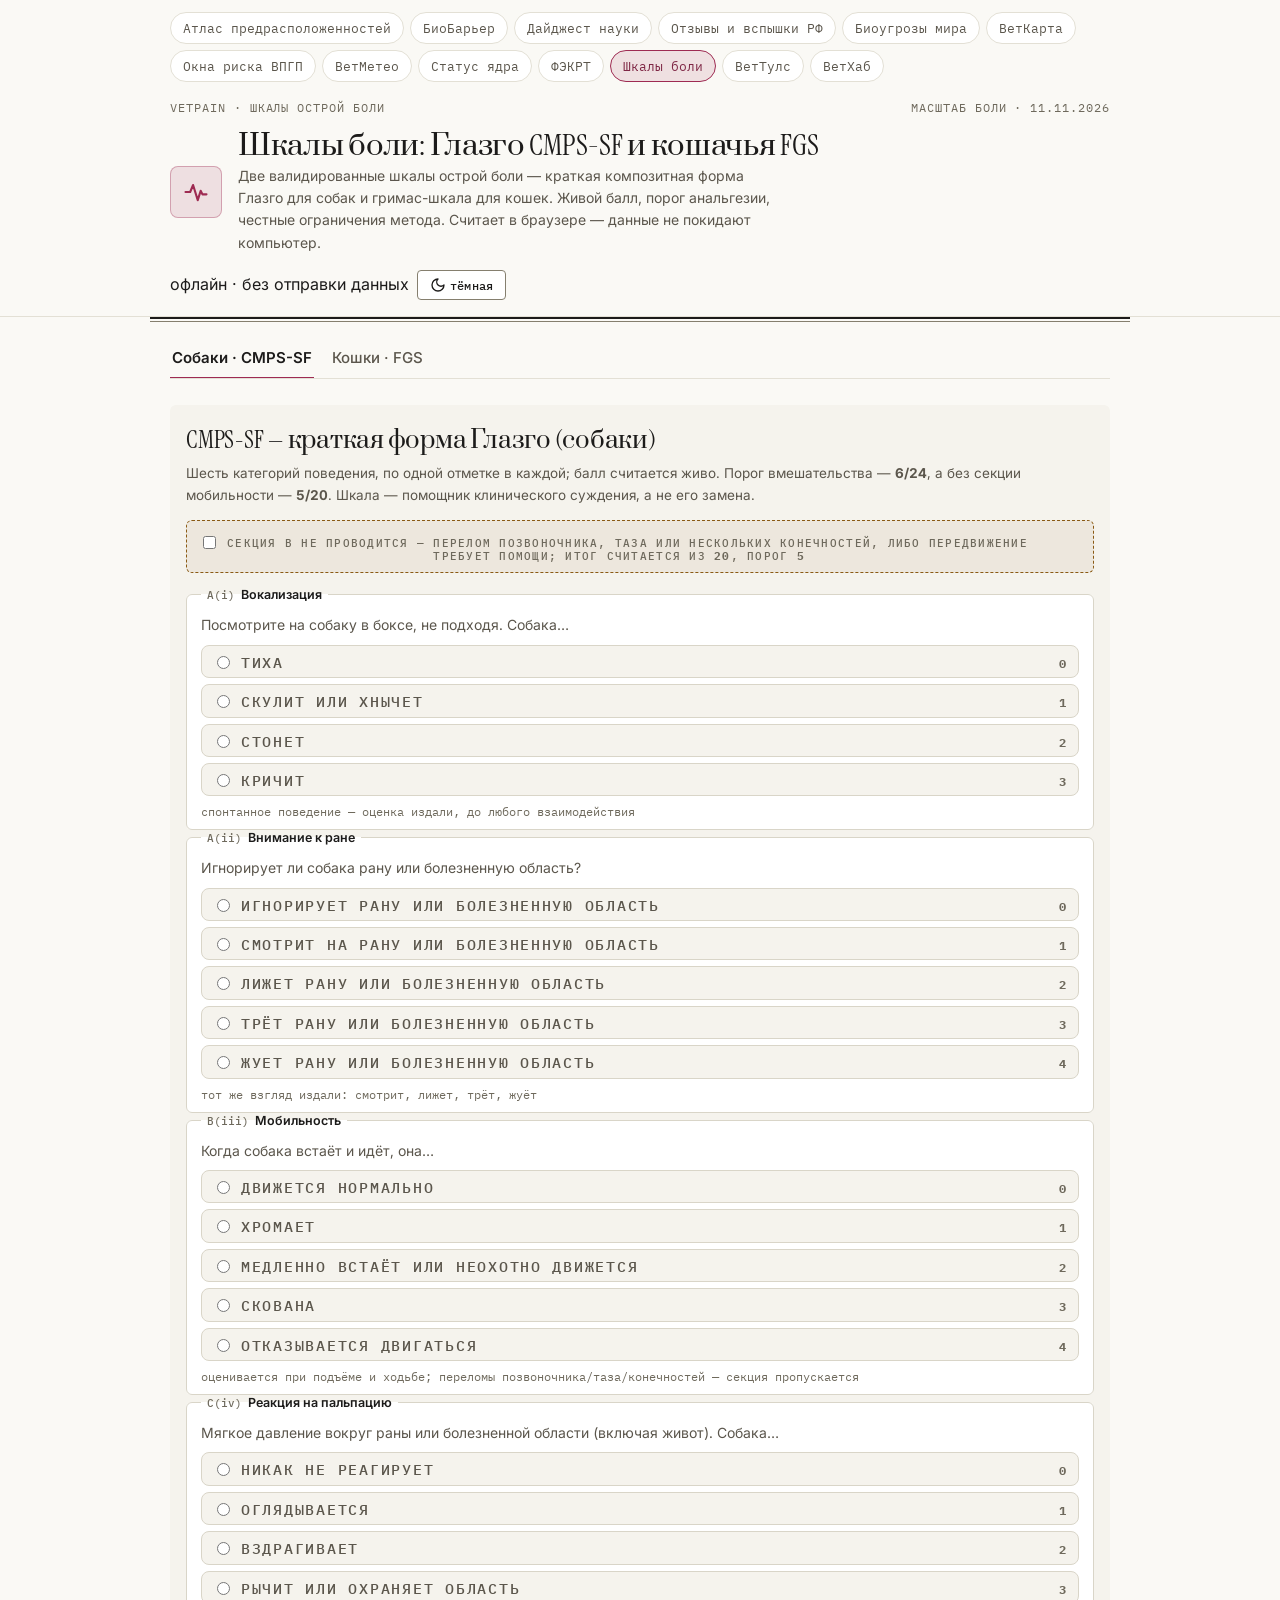
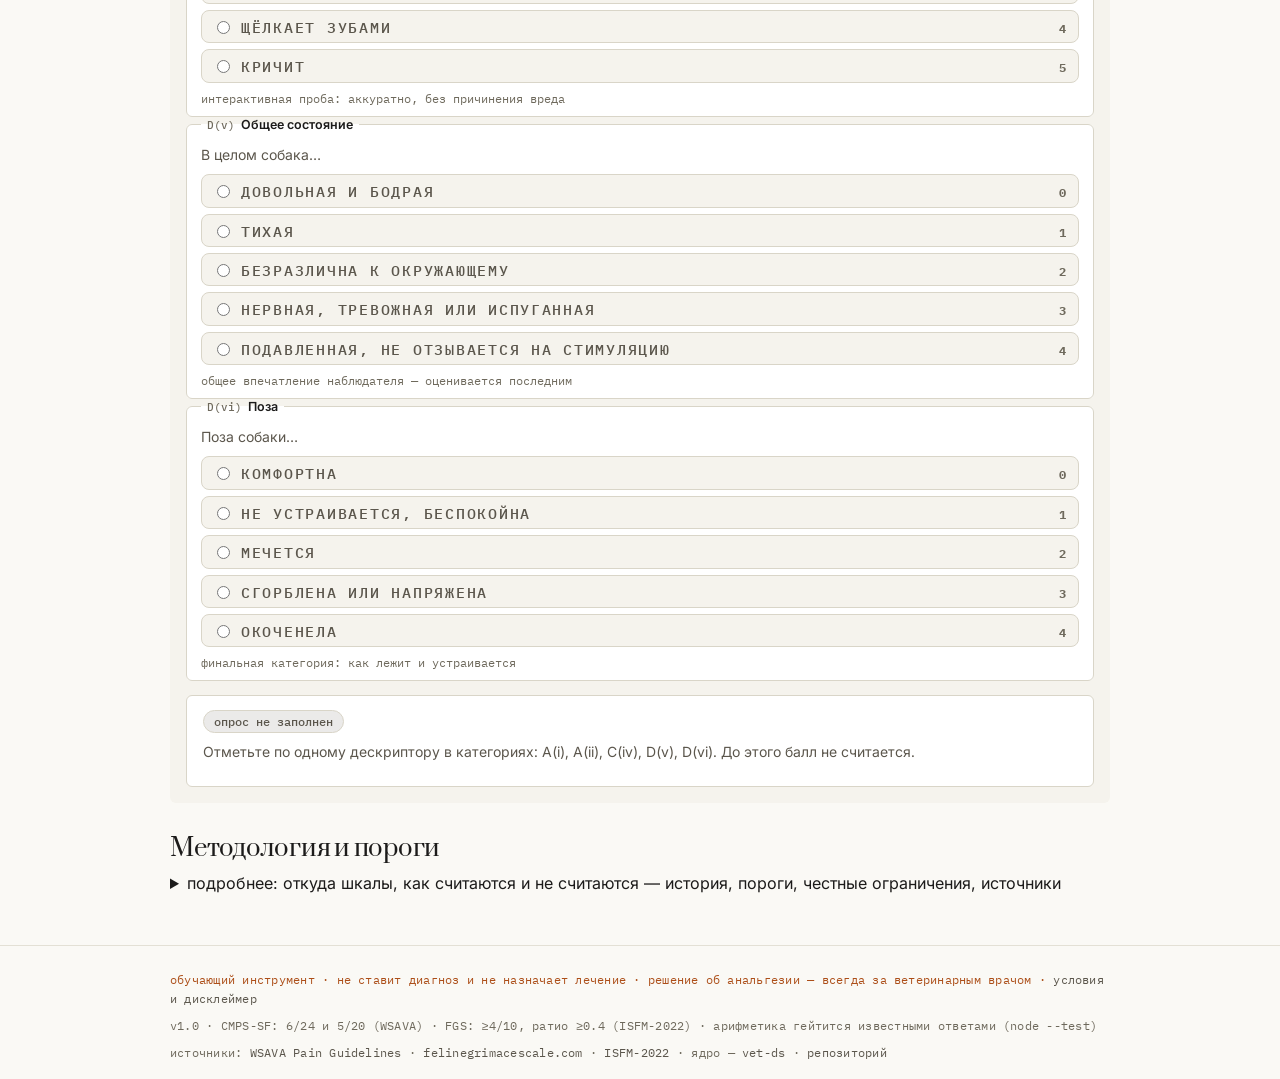
<file: index.html>
<!doctype html>
<html lang="ru">
<head>
<meta charset="utf-8">
<meta name="viewport" content="width=device-width, initial-scale=1">
<title>Шкалы боли — CMPS-SF (Глазго) и кошачья гримас-шкала FGS</title>
<meta name="description" content="Интерактивные шкалы острой боли: CMPS-SF Глазго для собак (порог вмешательства 6/24 или 5/20) и гримас-шкала FGS для кошек (порог ≥4/10). Живой балл, инструкция по частоте оценки, честные ограничения. Считает в браузере — данные не покидают устройство.">
<meta property="og:title" content="Шкалы боли — CMPS-SF и FGS">
<meta property="og:description" content="Краткая форма Глазго (собаки): 6 категорий, порог анальгезии 6/24. Гримас-шкала FGS (кошки): 5 юнитов мимики, порог ≥4/10 с ратио-нормализацией.">
<meta property="og:type" content="website">
<meta property="og:url" content="https://shray77.github.io/vetpain-site/">
<meta name="twitter:card" content="summary">
<link rel="canonical" href="https://shray77.github.io/vetpain-site/">
<link rel="icon" href="data:image/svg+xml,<svg xmlns='http://www.w3.org/2000/svg' viewBox='0 0 100 100'><rect x='8' y='8' width='84' height='84' rx='22' fill='%239E2B52'/><path d='M18 52h18l6-16 10 32 8-24 6 8h16' fill='none' stroke='%23FDF3F7' stroke-width='7' stroke-linecap='round' stroke-linejoin='round'/></svg>">
<link rel="stylesheet" href="./vet-ds.css">
<link rel="stylesheet" href="./fonts.css">
<script>(function(){try{if(localStorage.getItem("vetds-theme")==="dark")document.documentElement.setAttribute("data-theme","dark")}catch(e){}})();</script>
<style>
  /* Ядро — vet-ds v2.5.2 (копия из репо экосистемы, синкер sync.py) +
     вендоренные шрифты (./fonts.css, канон экосистемы: без CDN).
     Ниже — характер витрины «Шкалы боли»: малиновый голос (тёплая
     а аналитическая малина — цвет боли и внимательности к ней) + локальные
     алиасы: вёрстка читает токены ДС, значения не дублируются. */
  :root {
    --ds-accent: #9E2B52; --ds-accent-strong: #7E2140; --ds-accent-ink: #FDF3F7;
    --bg: var(--ds-bg); --surface: var(--ds-surface); --surface2: var(--ds-surface2);
    --border: var(--ds-border); --text: var(--ds-text); --muted: var(--ds-muted);
    --faint: var(--ds-faint); --accent: var(--ds-accent);
    --red: var(--ds-red); --orange: var(--ds-orange); --amber: var(--ds-amber);
    --green: var(--ds-green); --blue: var(--ds-blue); --violet: var(--ds-violet);
    --mono: var(--ds-font-mono);
    --accent-dim: color-mix(in srgb, var(--accent) 10%, transparent);
    --accent-line: color-mix(in srgb, var(--accent) 38%, transparent);
  }
  [data-theme="dark"] { --ds-accent: #F2A7C3; --ds-accent-strong: #F7C1D6; --ds-accent-ink: #2A1017; }
  [data-theme="form"] { --ds-accent: #9E2B52; --ds-accent-strong: #7E2140; --ds-accent-ink: #FDF3F7; }
  section.ps[data-theme="form"] {
    --bg: var(--ds-bg); --surface: var(--ds-surface); --surface2: var(--ds-surface2);
    --border: var(--ds-border); --text: var(--ds-text); --muted: var(--ds-muted); --faint: var(--ds-faint);
    --accent: var(--ds-accent); --red: var(--ds-red); --orange: var(--ds-orange); --amber: var(--ds-amber);
    --green: var(--ds-green); --blue: var(--ds-blue); --violet: var(--ds-violet);
  }
  * { box-sizing: border-box; }
  :focus-visible { outline: 2px solid var(--accent); outline-offset: 2px; }
  body { background: var(--bg); color: var(--text); font: 16px/1.6 var(--ds-font-sans); margin: 0; }

  .wrap { max-width: 980px; margin: 0 auto; padding: 0 20px; }
  .ds-masthead-meta { margin-bottom: 12px; }
  .ds-hub { max-width: 980px; margin: 0 auto; padding: 12px 20px 0; }
  .ds-rule-double { max-width: 980px; margin: 0 auto; }
  .ds-footer--meta .wrap { display: flex; flex-direction: column; gap: var(--ds-space-2); }
  .ds-footer--meta .legal { color: var(--orange); }

  section.ps { margin: 26px 0 10px; }
  [data-theme="dark"] section.ps[data-theme="form"] {
    border: 1px solid #857F6E;            /* сепия-тушь формуляра (v2.3.3) */
    border-radius: var(--ds-radius);
    box-shadow: 0 12px 32px rgba(0,0,0,.45), 0 1px 2px rgba(0,0,0,.3);
    padding: 18px 20px 20px;
  }
  section.ps > h2, article.doc h2 { font-family: var(--ds-font-display); font-weight: 400; font-size: 24px; margin: 0 0 4px; letter-spacing: -.01em; }
  .sub { color: var(--muted); font-size: 13.5px; margin: 0 0 14px; }

  /* табы видов */
  .ps-tabs { margin: 18px 0 0; }
  .ps-hint { font: 11.5px var(--mono); color: var(--faint); }

  /* опросник */
  .ps-form { display: grid; grid-template-columns: minmax(0, 1fr); gap: 14px; }
  fieldset.ps-cat {
    border: 1px solid var(--border); border-radius: var(--ds-radius);
    padding: 12px 14px 10px; margin: 0; background: var(--surface);
  }
  fieldset.ps-cat[disabled] { opacity: .55; }
  fieldset.ps-cat legend { font: 600 12.5px var(--ds-font-sans); color: var(--text); padding: 0 6px; }
  fieldset.ps-cat legend .sec { font: 500 10.5px var(--mono); color: var(--faint); margin-right: 6px; }
  .ps-ask { margin: 0 0 8px; font-size: 14px; color: var(--muted); }
  .ps-opts { display: grid; gap: 6px; }
  label.opt {
    display: flex; align-items: baseline; gap: 8px; padding: 6px 10px;
    border: 1px solid var(--border); border-radius: 8px; background: var(--bg);
    font-size: 14.5px; color: var(--muted); cursor: pointer;
  }
  label.opt input { accent-color: var(--accent); flex: none; transform: translateY(1px); }
  label.opt:has(input:checked) { color: var(--text); border-color: var(--accent-line); background: var(--accent-dim); }
  label.opt .b { font: 600 12px var(--mono); color: var(--faint); flex: none; margin-left: auto; }
  label.opt:has(input:checked) .b { color: var(--accent); }
  label.opt.na { border-style: dashed; }
  .ps-cat .ps-hint { display: block; margin-top: 8px; }

  .ps-omit {
    display: flex; gap: 8px; align-items: baseline; padding: 10px 12px;
    border: 1px dashed var(--amber); border-radius: var(--ds-radius);
    background: color-mix(in srgb, var(--ds-amber) 7%, transparent);
    font-size: 13.5px; color: var(--muted); cursor: pointer;
  }
  .ps-omit input { accent-color: var(--amber); flex: none; transform: translateY(2px); }
  .ps-omit .ps-omit-t { white-space: nowrap; }

  /* результат */
  .ps-res { border: 1px solid var(--border); border-radius: var(--ds-radius); background: var(--surface); padding: 14px 16px; }
  .ps-res[hidden] { display: none; }
  .ps-res .verdict { font: 600 15px var(--ds-font-sans); margin: 0 0 8px; display: flex; gap: 10px; align-items: baseline; flex-wrap: wrap; }
  .pill { font: 500 12px var(--mono); border-radius: 999px; padding: 3px 10px; }
  .pill-ok { background: color-mix(in srgb, var(--green) 14%, transparent); color: var(--green); border: 1px solid color-mix(in srgb, var(--green) 45%, transparent); }
  .pill-warn { background: color-mix(in srgb, var(--red) 12%, transparent); color: var(--red); border: 1px solid color-mix(in srgb, var(--red) 45%, transparent); }
  .pill-idle { background: color-mix(in srgb, var(--muted) 12%, transparent); color: var(--muted); border: 1px solid var(--border); }
  .ps-meter { position: relative; height: 10px; border-radius: 999px; background: var(--surface2); margin: 10px 0 4px; overflow: hidden; }
  .ps-meter i { position: absolute; inset: 0 auto 0 0; background: var(--accent-line); border-radius: 999px; }
  .ps-meter b { position: absolute; top: -3px; bottom: -3px; width: 2px; background: var(--red); }
  .ps-stats { display: flex; gap: 18px; flex-wrap: wrap; font: 12px var(--mono); color: var(--faint); margin: 8px 0 4px; }
  .ps-stats b { color: var(--text); font-weight: 600; }
  .ps-do { margin: 10px 0 0; padding-left: 18px; color: var(--muted); font-size: 13.5px; }
  .ps-do li { margin: 3px 0; }
  .ps-warn { margin: 10px 0 0; font-size: 13.5px; color: var(--amber); border-top: 1px dashed var(--border); padding-top: 8px; }
  .ps-actions { display: flex; gap: 8px; flex-wrap: wrap; margin-top: 12px; }

  /* методология */
  article.doc .fx-formula {
    font: 500 15px/1.5 var(--mono); background: var(--surface); border: 1px solid var(--border);
    border-radius: var(--ds-radius); padding: 10px 14px; margin: 10px 0;
  }
  .tbl-scroll { overflow-x: auto; margin: 12px 0; }
  table.spec { border-collapse: collapse; width: 100%; font-size: 13.5px; }
  table.spec th { font: 600 12px var(--ds-font-sans); text-align: left; padding: 8px 10px; border-bottom: 2px solid var(--border); }
  table.spec td { padding: 8px 10px; border-bottom: 1px solid var(--border); vertical-align: top; }
  table.spec td.num { font-family: var(--mono); white-space: nowrap; }

  @media (max-width: 640px) {
    .ds-hub a { padding-block: 10px; }
    fieldset.ps-cat { padding: 10px 10px 8px; }
    label.opt { font-size: 13.5px; }
    footer { margin-top: 8px; padding: 6px 0 0; }
    .ds-footer--meta .wrap span:not(.legal) { display: none; }
    footer .legal { font-size: 9.5px; }
  }

  @media print {
    .ds-hub, .ps-tabs, .ds-masthead__side, .ps-actions, .theme-pill, .ps-hint, .ds-footer--meta .wrap span:not(.legal) { display: none !important; }
    body { font-size: 12px; }
    section.ps[data-theme="form"] { box-shadow: none; border: 1px solid #857F6E; }
    section.ps:not(.printable) { display: none; }
    .ps-res { break-inside: avoid; }
  }
</style>
</head>
<body>
<nav class="ds-hub">
  <a href="https://shray77.github.io/vetpredis-site/">Атлас предрасположенностей</a>
  <a href="https://shray77.github.io/biobarrier-site/">БиоБарьер</a>
  <a href="https://shray77.github.io/vetdigest-site/">Дайджест науки</a>
  <a href="https://shray77.github.io/vetrecall-site/">Отзывы и вспышки РФ</a>
  <a href="https://shray77.github.io/biothreat-site/">Биоугрозы мира</a>
  <a href="https://shray77.github.io/vet-heatmap/">ВетКарта</a>
  <a href="https://shray77.github.io/vetflu-site/">Окна риска ВПГП</a>
  <a href="https://shray77.github.io/vet-meteo/">ВетМетео</a>
  <a href="https://shray77.github.io/rss-core-site/">Статус ядра</a>
  <a href="https://shray77.github.io/vetfecrt-site/">ФЭКРТ</a>
  <a href="https://shray77.github.io/vetpain-site/" class="on" aria-current="page">Шкалы боли</a>
  <a href="https://shray77.github.io/vettools/">ВетТулс</a>
  <a href="https://shray77.github.io/vet-hub/">ВетХаб</a>
</nav>
<script>/* Task 195: активная пилюля — в кадре (хаб на телефоне одним рядом) */
(function(){var a=document.querySelector('.ds-hub a.on');if(a)a.scrollIntoView({block:'nearest',inline:'center'});})();</script>

<header class="ds-masthead">
  <div class="wrap">
    <div class="ds-masthead-meta"><span>vetpain · шкалы острой боли</span><span class="m-date">...</span></div>
  </div>
  <div class="wrap ds-masthead__row">
    <div class="ds-masthead__brand">
      <div class="ds-masthead__logo"><svg viewBox="0 0 24 24" width="28" height="28" fill="none" stroke="currentColor" stroke-width="1.8" stroke-linecap="round" stroke-linejoin="round" aria-hidden="true"><path d="M3 12h4l2.5-6 4 13 2.5-8 1.5 3H21"/></svg></div>
      <div>
        <h1 class="ds-masthead__title">Шкалы боли: Глазго CMPS-SF и кошачья FGS</h1>
        <p class="ds-masthead__sub">Две валидированные шкалы острой боли — краткая композитная форма Глазго для собак и гримас-шкала для кошек. Живой балл, порог анальгезии, честные ограничения метода. Считает в браузере — данные не покидают компьютер.</p>
      </div>
    </div>
    <div class="ds-masthead__side">
      <div class="live" id="meta"><span class="dot ok"></span><span>офлайн · без отправки данных</span></div>
      <button class="ds-btn ds-btn--sm ds-theme-toggle ds-theme-toggle--labeled theme-pill" id="themeToggle" aria-label="Переключить тему" title="Переключить тему">
        <svg class="ds-theme-toggle__sun" viewBox="0 0 24 24" width="16" height="16" fill="none" stroke="currentColor" stroke-width="2" stroke-linecap="round" aria-hidden="true"><circle cx="12" cy="12" r="4"/><path d="M12 2v2m0 16v2M4.9 4.9l1.4 1.4m11.4 11.4 1.4 1.4M2 12h2m16 0h2M4.9 19.1l1.4-1.4m11.4-11.4 1.4-1.4"/></svg>
        <svg class="ds-theme-toggle__moon" viewBox="0 0 24 24" width="16" height="16" fill="none" stroke="currentColor" stroke-width="2" stroke-linecap="round" stroke-linejoin="round" aria-hidden="true"><path d="M12 3a6 6 0 0 0 9 9 9 9 0 1 1-9-9Z"/></svg>
        <span class="ds-theme-toggle__label" aria-hidden="true"></span>
      </button>
    </div>
  </div>
</header>
<div class="ds-rule-double"></div>

<main class="wrap">

  <div class="ds-tabs ps-tabs" role="tablist" aria-label="Вид пациента">
    <button class="ds-tab on" id="tabDog" role="tab" aria-selected="true" aria-controls="paneDog" type="button">Собаки · CMPS-SF</button>
    <button class="ds-tab" id="tabCat" role="tab" aria-selected="false" aria-controls="paneCat" type="button">Кошки · FGS</button>
  </div>

  <!-- ======================= СОБАКИ: CMPS-SF (голос B «Формуляр») ========= -->
  <section class="ps printable" id="paneDog" data-theme="form" role="tabpanel" aria-labelledby="tabDog">
    <h2>CMPS-SF — краткая форма Глазго (собаки)</h2>
    <p class="sub">Шесть категорий поведения, по одной отметке в каждой; балл считается живо. Порог вмешательства&nbsp;— <b>6/24</b>, а без секции мобильности&nbsp;— <b>5/20</b>. Шкала — помощник клинического суждения, а не его замена.</p>

    <div class="ps-form" id="dogForm">
      <label class="ps-omit" for="omitMobility"><input type="checkbox" id="omitMobility"><span class="ps-omit-t">секция B не проводится —</span> <span>перелом позвоночника, таза или нескольких конечностей, либо передвижение требует помощи; итог считается из <b>20</b>, порог <b>5</b></span></label>
      <div id="dogCats"></div>
      <div class="ps-res" id="dogRes" aria-live="polite"></div>
    </div>
  </section>

  <!-- ======================= КОШКИ: FGS (голос B «Формуляр») ============== -->
  <section class="ps printable" id="paneCat" data-theme="form" role="tabpanel" aria-labelledby="tabCat" hidden>
    <h2>FGS — гримас-шкала (кошки)</h2>
    <p class="sub">Пять юнитов мимики, каждый 0/1/2. Если юнит оценить нельзя — так и отметьте: итог нормализуется по оценённым (ISFM-2022). Порог спасительной анальгезии&nbsp;— <b>≥4/10</b>. Оценивайте спокойную кошку до манипуляций: страх и седация искажают мимику.</p>

    <div class="ps-form" id="catForm">
      <div id="catUnits"></div>
      <div class="ps-res" id="catRes" aria-live="polite"></div>
    </div>
  </section>

  <!-- ======================= МЕТОДОЛОГИЯ (голос A «Периодика») =========== -->
  <section class="ps" id="method">
    <h2>Методология и пороги</h2>
    <details class="fx-method">
      <summary>подробнее: откуда шкалы, как считаются и не считаются — история, пороги, честные ограничения, источники</summary>

      <article class="doc">
      <p class="ds-lede"><span class="ds-dropcap">Б</span>оль у животных не измеряется прибором — её считывают с поведения и мимики по валидированным шкалам. Здесь две из них, обе прошли психометрическую разработку и проверку согласия оценщиков: краткая композитная шкала Глазго для собак<span class="ds-fn" title="Holton et al. 2001; краткая форма — Reid et al. 2007">1</span> и кошачья гримас-шкала<span class="ds-fn" title="Evangelista et al. 2019, Sci Rep">7</span>.</p>

      <h2>CMPS-SF: как устроена</h2>
      <p>Полная шкала Глазго (CMPS) выросла из наблюдений за собаками после овариогистерэктомии; краткая форма (SF) сократила опрос до ~2 минут: <b>шесть категорий, 30 дескрипторов</b>, в каждой категории дескрипторы ранжированы по нарастанию боли, балл дескриптора — его ранг от нуля.<span class="ds-fn" title="Reid et al. 2007 — разработка CMPS-SF и вывод порога вмешательства">2</span> Секции A (вокализация, внимание к ране) — спонтанное поведение, смотрим издали; секция B (мобильность) — интерактивная; секция C (реакция на пальпацию) — единственная шестидескрипторная, до 5 баллов; секция D (состояние и поза) — общее впечатление, ставится последним.</p>
      <div class="fx-formula">балл = Σ рангов выбранных дескрипторов &nbsp;·&nbsp; максимум 24<br>без мобильности: максимум 20, порог 5 вместо 6</div>
      <p>Если движение противопоказано (переломы позвоночника, таза, нескольких конечностей), секцию B пропускают — сумма считается из 20, а порог вмешательства снижается до 5: так сделано в бланке, и так делает эта витрина.<span class="ds-fn" title="WSAVA Guidance for use of the CMPS-SF">3</span></p>

      <h2>Порог вмешательства и протокол оценки</h2>
      <p>Рекомендованный уровень анальгетического вмешательства — <b>6/24 или 5/20</b>. Достигли порога — анальгезия, пересмотр через ~1 час; ниже — мониторинг каждые 3–4 часа (и раньше, если процедура тяжёлая); в раннем послеоперационном периоде не чаще раза в час, чтобы не трясти пациента зря. Шкала валидирована для острой боли — хирургической, травматической, воспалительной; оценивайте только пришедшую в сознание и способную передвигаться без помощи собаку (обычно не раньше ~2 часов после экстубации).<span class="ds-fn" title="WSAVA Guidance + протокол клинического применения (Royal Canin Academy, 2021)">3,4</span></p>
      <div class="tbl-scroll">
      <table class="spec">
        <thead><tr><th>Шкала</th><th>Вид</th><th>Структура</th><th>Максимум</th><th>Порог вмешательства</th><th>Источник</th></tr></thead>
        <tbody>
          <tr><td><b>CMPS-SF</b></td><td>собаки, острая боль</td><td>6 категорий · 30 дескрипторов · ранги</td><td class="num"><em>24</em> (20 без B)</td><td class="num"><em>≥6/24 · ≥5/20</em></td><td>WSAVA<sup>3</sup>, Reid et&nbsp;al. 2007<sup>2</sup></td></tr>
          <tr><td><b>FGS</b></td><td>кошки, острая боль</td><td>5 юнитов мимики · 0–2 каждый</td><td class="num"><em>10</em></td><td class="num"><em>≥4/10 · ратио ≥0.4</em></td><td>WSAVA<sup>5</sup>, ISFM-2022<sup>8</sup></td></tr>
        </tbody>
      </table>
      </div>

      <h2>FGS: мимика вместо опроса</h2>
      <p>Гримас-шкала читает боль с лица кошки: пять юнитов — уши, глазная щель, морда, вибриссы, положение головы — по 0/1/2.<span class="ds-fn" title="Evangelista et al. 2019, Sci Rep 9:19127">7</span> Юнит, который не виден (например, морда в елизаветинском воротнике), не оценивается: балл нормализуется — сумма делится на число оценённых юнитов, порог — <b>≥0.4 из 1.0</b> (при всех пяти оценённых это то же, что ≥4/10).<span class="ds-fn" title="ISFM Consensus Guidelines 2022, Steagall et al.">8</span> Шкала обучаема: тренировка на фотографиях заметно выравнивает оценщиков, и пользоваться ею могут не только ветеринары, но и медсёстры, студенты и владельцы — включая домашние условия.<span class="ds-fn" title="ISFM-2022; согласие оценщиков — Reidy/Brumm? см. источники">8</span> Официальный тренажёр с фотографиями — felinegrimacescale.com<span class="ds-fn" title="сайт авторов шкалы">9</span>; фотографиями мы не пользуемся — лицензия авторов.</p>
      <p>Честные искажения: <b>седация</b> и <b>страх</b> меняют мимику — оценивайте спокойную кошку до манипуляций; при недавней анестезии дождитесь восстановления. Морда «каменное лицо» при стрессе может выглядеть напряжённой — сомневаетесь, оценивайте повторно после того, как кошка освоится.</p>

      <h2>Честные ограничения (читать до использования)</h2>
      <p><b>CMPS-SF — порядковая шкала.</b> Замена расчётных весов на ранги упростила бланк, но снизила точность измерения — авторы это оговорили при выпуске: шкала для клинических решений, а не для тонких исследований.<span class="ds-fn" title="Reid et al. 2007, обзор ограничения в Testa 2021">2,6</span></p>
      <p><b>Порог 6/24 — не константа природы.</b> В обзор хирургических исследований балл вмешательства меняли примерно в трети работ (вплоть до 10–18/24) — там, где ниже терпимость к боли или выше цена недолеченной боли.<span class="ds-fn" title="Testa et al. 2021, Frontiers Vet Sci">6</span> Клинический смысл порога — «пора обсудить анальгезию», решение всегда за врачом.</p>
      <p><b>Согласие оценщиков тренируется.</b> Межгрупповое согласие по CMPS-SF хорошее, внутри группы — от слабого до умеренного; необученные оценщики (например, студенты) склонны завышать боль.<span class="ds-fn" title="Согласие оценщиков CMPS-SF, Ливерпуль 2024 (PMC11350858)">10</span> Portuguese-валидация 2024 по COSMIN/GRADE подтвердила надёжность внутри и между наблюдателями.<span class="ds-fn" title="de Lima et al. 2024, Animals 14(6):831">11</span></p>
      <p><b>Обе шкалы — об острой боли.</b> Хроническую боль они не валидированы измерять; для неё — свои инструменты (например, шкалы качества жизни).</p>
      <p><b>Это не диагноз и не назначение.</b> Балл — индикатор обсуждения анальгезии. Препарат, дозу и путь выбирает врач; ни одно животное не должно остаться без анальгезии из-за «маленького» балла.</p>

      <h2>Лицензии и принадлежность</h2>
      <p>Шкалы принадлежат их разработчикам: CMPS-SF — Университету Глазго (бланк публикуется профессиональными ассоциациями с разрешения правообладателя<span class="ds-fn" title="надпись на бланке: Reproduced with permission from Jacqueline Reid, University of Glasgow">2</span>), FGS — авторам Evangelista, Watanabe, Leung, Monteiro, O'Toole, Pang, Steagall.<span class="ds-fn" title="Evangelista et al. 2019">7</span> Эта витрина — некоммерческая образовательная реализация структур шкал (текстовые дескрипторы и арифметика порогов), с прямыми ссылками на первоисточники; изображения и бланки оригиналов не воспроизводятся.</p>

      <h2>Источники</h2>
      <p class="ds-fnotes">1 Holton E., Scott E.M., Nolan A.M., Reid J., Welsh E. Development of a behaviour-based scale to measure acute pain in dogs. Vet Rec 2001; 148: 525–531.<br>2 Reid J., Scott E.M., Calvo G., Nolan A.M. Review of pain assessment scales and development of the CMPS-SF; разработка краткой формы, ранги и порог вмешательства (Animal Welfare / UFAW 2007; бланк «Reproduced with permission from Jacqueline Reid, University of Glasgow» — воспроизведение в валидационных публикациях).<br>3 WSAVA. Guidance for use of the CMPS-SF — <a href="https://wsava.org/wp-content/uploads/2020/01/Canine-CMPS-SF.pdf">wsava.org (PDF)</a>: порог 6/24 или 5/20, протокол частоты оценки.<br>4 Royal Canin Academy. Pain assessment in the dog: the Glasgow Pain Scale (2021) — <a href="https://academy.royalcanin.com/en/veterinary/pain-assessment-in-the-dog-the-glasgow-pain-scale">обзор протокола клинического применения</a>.<br>5 WSAVA. Acute pain scales for cats — <a href="https://wsava.org/wp-content/uploads/2021/02/Acute-Pain-Scales_Cats.pdf">wsava.org (PDF)</a>: максимум FGS 10, порог ≥4/10.<br>6 Testa B. et al. The Short Form of the Glasgow Composite Measure Pain Scale: обзор применения в клинических испытаниях. Front Vet Sci 2021 — <a href="https://pmc.ncbi.nlm.nih.gov/articles/PMC8515184/">PMC8515184</a>: ~1/3 исследований меняют порог вмешательства.<br>7 Evangelista M.C., Watanabe R., Leung V.S.Y., Monteiro B., O'Toole E., Pang D.S.J., Steagall P.V. Facial expressions of pain in cats: the development and validation of a Feline Grimace Scale. Sci Rep 2019; 9: 19127 — <a href="https://pubmed.ncbi.nlm.nih.gov/31836868/">PubMed 31836868</a>; дескрипторы — тренировочное руководство (супплементарий).<br>8 Steagall P.V. et al. 2022 ISFM Consensus Guidelines on the Management of Acute Pain in Cats. J Feline Med Surg 2022 — <a href="https://pmc.ncbi.nlm.nih.gov/articles/PMC10845386/">PMC10845386</a>: ратио-нормализация ≥0.4/1.0, обучение оценщиков, домашнее использование.<br>9 Feline Grimace Scale — официальный тренажёр авторов: <a href="https://www.felinegrimacescale.com/">felinegrimacescale.com</a>.<br>10 Согласие оценщиков CMPS-SF между и внутри групп (студенты завышают) — Liverpool 2024: <a href="https://pmc.ncbi.nlm.nih.gov/articles/PMC11350858/">PMC11350858</a>.<br>11 de Lima M.T. et al. Validation of the Portuguese Version of the Short-Form Glasgow CMPS-SF (COSMIN/GRADE). Animals 2024; 14(6): 831 — <a href="https://www.mdpi.com/2076-2615/14/6/831">MDPI</a>: надёжность и валидность.</p>
      </article>
    </details>
  </section>
</main>

<footer class="ds-footer ds-footer--meta">
  <div class="wrap">
    <span class="legal">обучающий инструмент · не ставит диагноз и не назначает лечение · решение об анальгезии — всегда за ветеринарным врачом · <a href="./terms.html">условия и дисклеймер</a></span>
    <span>v1.0 · CMPS-SF: 6/24 и 5/20 (WSAVA) · FGS: ≥4/10, ратио ≥0.4 (ISFM-2022) · арифметика гейтится известными ответами (node --test)</span>
    <span>источники: <a href="https://wsava.org/global-guidelines/pain-guidelines">WSAVA Pain Guidelines</a> · <a href="https://www.felinegrimacescale.com/">felinegrimacescale.com</a> · <a href="https://pmc.ncbi.nlm.nih.gov/articles/PMC10845386/">ISFM-2022</a> · ядро — <a href="https://github.com/shray77/vet-ds">vet-ds</a> · <a href="https://github.com/shray77/vetpain-site">репозиторий</a></span>
  </div>
</footer>

<script src="./painscales.js"></script>
<script>
(function () {
  'use strict';
  var P = window.PainScales;
  var $ = function (id) { return document.getElementById(id); };

  /* ---- тема (канон vetflu: span остаётся пустым, текст — только ::after) --- */
  var toggle = $('themeToggle');
  if (toggle) {
    toggle.addEventListener('click', function () {
      var root = document.documentElement;
      var dark = root.getAttribute('data-theme') === 'dark';
      root.setAttribute('data-theme', dark ? 'light' : 'dark');
      try { localStorage.setItem('vetds-theme', dark ? 'light' : 'dark'); } catch (e) {}
    });
  }

  /* ---- дата выпуска в мета-строке ---------------------------------------- */
  (function () {
    var m = document.querySelector('.m-date');
    if (m) m.textContent = 'масштаб боли · 11.11.2026';
  })();

  /* ---- табы видов ---------------------------------------------------------- */
  var tabDog = $('tabDog'), tabCat = $('tabCat');
  var paneDog = $('paneDog'), paneCat = $('paneCat');
  function showTab(which) {
    var dog = which === 'dog';
    tabDog.classList.toggle('on', dog); tabDog.setAttribute('aria-selected', dog ? 'true' : 'false');
    tabCat.classList.toggle('on', !dog); tabCat.setAttribute('aria-selected', dog ? 'false' : 'true');
    paneDog.hidden = !dog; paneCat.hidden = dog;
    paneDog.classList.toggle('printable', dog); paneCat.classList.toggle('printable', !dog);
    try {
      var u = new URL(location.href);
      if (u.searchParams.get('scale') === 'cat' || u.hash === '#cat') history.replaceState(null, '', dog ? u.pathname : u.pathname + '?scale=cat');
    } catch (e) {}
  }
  tabDog.addEventListener('click', function () { showTab('dog'); });
  tabCat.addEventListener('click', function () { showTab('cat'); });

  /* ---- сборка собачьего опросника из данных ядра -------------------------- */
  var dogAnswers = {};      /* key → rank | null (mobility) */
  var omitBox = $('omitMobility');

  (function buildDog() {
    var host = $('dogCats');
    var html = '';
    P.CMPS_SF.categories.forEach(function (c) {
      html += '<fieldset class="ps-cat" id="fs-' + c.key + '"' + (c.key === 'mobility' ? ' data-omittable="1"' : '') + '>';
      html += '<legend><span class="sec">' + c.section + '</span>' + esc(c.title) + '</legend>';
      html += '<p class="ps-ask">' + esc(c.ask) + '</p>';
      html += '<div class="ps-opts" role="radiogroup" aria-label="' + esc(c.title) + '">';
      c.items.forEach(function (it) {
        var id = 'r-' + c.key + '-' + it.score;
        html += '<label class="opt" for="' + id + '"><input type="radio" id="' + id + '" name="' + c.key + '" value="' + it.score + '"><span>' + esc(it.text) + '</span><span class="b">' + it.score + '</span></label>';
      });
      html += '</div>';
      if (c.hint) html += '<span class="ps-hint">' + esc(c.hint) + '</span>';
      html += '</fieldset>';
    });
    host.innerHTML = html;

    P.CMPS_SF.categories.forEach(function (c) {
      dogAnswers[c.key] = undefined;      /* ничего не выбрано */
    });

    host.addEventListener('change', function (e) {
      var name = e.target && e.target.name;
      if (!name) return;
      dogAnswers[name] = parseInt(e.target.value, 10);
      recomputeDog();
    });

    omitBox.addEventListener('change', function () {
      var fs = $('fs-mobility');
      fs.disabled = omitBox.checked;
      if (omitBox.checked) {
        dogAnswers.mobility = null;
        var sel = fs.querySelector('input:checked');
        if (sel) sel.checked = false;
      } else {
        dogAnswers.mobility = undefined;
      }
      recomputeDog();
    });
  })();

  function recomputeDog() {
    var out = $('dogRes');
    var r = P.cmpsScore(dogAnswers);
    if (!r.ok) {
      out.innerHTML = '<p class="verdict"><span class="pill pill-idle">опрос не заполнен</span></p>'
        + '<p class="ps-ask">Отметьте по одному дескриптору в категориях: ' + r.missing.join(', ') + '. До этого балл не считается.</p>';
      return;
    }
    var iv = r.verdict.code === 'intervene';
    var h = '';
    h += '<p class="verdict"><span>' + r.total + '/' + r.denom + '</span>'
       + '<span class="pill ' + (iv ? 'pill-warn' : 'pill-ok') + '">' + esc(r.verdict.label) + '</span>'
       + '<span class="ps-hint">порог вмешательства: ' + r.threshold + '/' + r.denom + '</span></p>';
    var pct = Math.round(100 * r.total / r.denom);
    var thrPct = Math.round(100 * r.threshold / r.denom);
    h += '<div class="ps-meter"><i style="width:' + pct + '%"></i><b style="left:' + thrPct + '%"></b></div>';
    h += '<div class="ps-stats">'
       + '<span>балл <b>' + r.total + '/' + r.denom + '</b></span>'
       + (r.mobilityOmitted ? '<span>секция B пропущена — итог из 20</span>' : '<span>секция B учтена — итог из 24</span>')
       + '</div>';
    if (iv) {
      h += '<ul class="ps-do">'
         + '<li><b>анальгезия показана</b> — балл достиг порога вмешательства (' + r.threshold + '/' + r.denom + ');</li>'
         + '<li>дать препарат, пересмотреть через ~1 час: снизился — мониторить каждые 3–4 часа, не снизился — обсудить дополнительную анальгезию;</li>'
         + '</ul>';
    } else {
      h += '<ul class="ps-do">'
         + '<li>балл ниже порога вмешательства — анальгезия по баллу не показана;</li>'
         + '<li>мониторинг каждые 3–4 часа (ранний послеоперационный период — не чаще раза в час);</li>'
         + '</ul>';
    }
    h += '<p class="ps-warn">Шкала — помощник клинического суждения, не его замена: пациента лечат, а не балл. При сомнении — лечить от боли.</p>';
    h += '<div class="ps-actions">'
       + '<button class="ds-btn ds-btn--primary" id="dogCopy" type="button">копировать отчёт</button>'
       + '<button class="ds-btn" id="dogPrint" type="button">печать бланка</button>'
       + '<button class="ds-btn" id="dogReset" type="button">сброс</button>'
       + '</div>';
    out.innerHTML = h;
    $('dogCopy').addEventListener('click', function () { copyReport(reportDog(r), 'отчёт скопирован'); });
    $('dogPrint').addEventListener('click', function () { window.print(); });
    $('dogReset').addEventListener('click', function () {
      P.CMPS_SF.categories.forEach(function (c) { dogAnswers[c.key] = undefined; });
      document.querySelectorAll('#dogCats input:checked').forEach(function (i) { i.checked = false; });
      omitBox.checked = false; $('fs-mobility').disabled = false;
      recomputeDog();
    });
  }

  function reportDog(r) {
    var lines = [];
    lines.push('CMPS-SF (Глазго, собаки) — балл ' + r.total + '/' + r.denom
      + ' · порог ' + r.threshold + '/' + r.denom);
    lines.push('Вердикт: ' + r.verdict.label.toUpperCase()
      + (r.verdict.code === 'intervene' ? ' — анальгезия показана' : ' — анальгезия по баллу не показана'));
    if (r.mobilityOmitted) lines.push('Секция B (мобильность) не проводилась — итог из 20');
    P.CMPS_SF.categories.forEach(function (c) {
      if (c.key === 'mobility' && r.mobilityOmitted) return;
      var v = dogAnswers[c.key];
      var it = v === undefined ? null : c.items[Math.max(0, Math.min(c.items.length - 1, v))];
      lines.push('  ' + c.title + ': ' + (it ? it.text : '—') + ' (' + (it ? it.score : '?') + ')');
    });
    lines.push('Оценивать сознание/подвижность, не чаще раза в час ранним периодом; помощник суждения, не замена врачу.');
    lines.push('Шкалы боли · https://shray77.github.io/vetpain-site/');
    return lines.join('\n');
  }

  /* ---- сборка кошачьего опросника ----------------------------------------- */
  var catAnswers = {};     /* key → rank | null */

  (function buildCat() {
    var host = $('catUnits');
    var html = '';
    P.FGS.units.forEach(function (u) {
      html += '<fieldset class="ps-cat" id="fs-' + u.key + '">';
      html += '<legend>' + esc(u.title) + '</legend>';
      html += '<div class="ps-opts" role="radiogroup" aria-label="' + esc(u.title) + '">';
      u.items.forEach(function (it) {
        var id = 'f-' + u.key + '-' + it.score;
        html += '<label class="opt" for="' + id + '"><input type="radio" id="' + id + '" name="' + u.key + '" value="' + it.score + '"><span>' + esc(it.text) + '</span><span class="b">' + it.score + '</span></label>';
      });
      var nid = 'f-' + u.key + '-na';
      html += '<label class="opt na" for="' + nid + '"><input type="radio" id="' + nid + '" name="' + u.key + '" value="na"><span>' + esc(P.FGS.notScorable) + '</span><span class="b">—</span></label>';
      html += '</div></fieldset>';
    });
    host.innerHTML = html;

    P.FGS.units.forEach(function (u) { catAnswers[u.key] = undefined; });

    host.addEventListener('change', function (e) {
      var name = e.target && e.target.name;
      if (!name) return;
      catAnswers[name] = (e.target.value === 'na') ? null : parseInt(e.target.value, 10);
      recomputeCat();
    });
  })();

  function recomputeCat() {
    var out = $('catRes');
    var r = P.fgsScore(catAnswers);
    if (!r.ok) {
      out.innerHTML = '<p class="verdict"><span class="pill pill-idle">опрос не заполнен</span></p>'
        + '<p class="ps-ask">Отметьте состояние в юнитах: ' + r.missing.join(', ') + ' («оценить нельзя» — тоже отметка).</p>';
      return;
    }
    if (r.verdict.code === 'unknown') {
      out.innerHTML = '<p class="verdict"><span class="pill pill-idle">' + esc(r.verdict.label) + '</span></p>'
        + '<p class="ps-ask">Все юниты помечены «оценить нельзя» — балл не определён.</p>';
      return;
    }
    var iv = r.verdict.code === 'intervene';
    var h = '';
    var headline = (r.total !== null)
      ? r.total + '/10'
      : r.sum + ' из ' + (2 * r.scored) + ' в ' + r.scored + ' юнитах';
    h += '<p class="verdict"><span>' + headline + '</span>'
       + '<span class="pill ' + (iv ? 'pill-warn' : 'pill-ok') + '">' + esc(r.verdict.label) + '</span>'
       + '<span class="ps-hint">порог: ≥4/10 · ратио ≥0.4</span></p>';
    var pct = Math.round(100 * r.ratio);
    h += '<div class="ps-meter"><i style="width:' + pct + '%"></i><b style="left:40%"></b></div>';
    h += '<div class="ps-stats">'
       + '<span>сумма <b>' + r.sum + '</b> · оценённых юнитов <b>' + r.scored + '/5</b></span>'
       + '<span>ратио <b>' + r.ratio.toFixed(3) + '</b> / 1.0</span>'
       + '</div>';
    if (iv) {
      h += '<ul class="ps-do"><li><b>спасительная анальгезия показана</b> — порог ≥4/10 (ратио ≥0.4) достигнут;</li>'
         + '<li>после анальгезии пересмотреть через 1–2 часа (по протоколу клиники);</li></ul>';
    } else {
      h += '<ul class="ps-do"><li>балл ниже порога — анальгезия по баллу не показана;</li>'
         + '<li>повторная оценка при изменении состояния; мониторинг по протоколу клиники;</li></ul>';
    }
    h += '<p class="ps-warn">Страх и седация искажают мимику — оценивайте спокойную кошку до манипуляций; «оценить нельзя» честнее угадывания. Решение — за врачом.</p>';
    h += '<div class="ps-actions">'
       + '<button class="ds-btn ds-btn--primary" id="catCopy" type="button">копировать отчёт</button>'
       + '<button class="ds-btn" id="catPrint" type="button">печать бланка</button>'
       + '<button class="ds-btn" id="catReset" type="button">сброс</button>'
       + '</div>';
    out.innerHTML = h;
    $('catCopy').addEventListener('click', function () { copyReport(reportCat(r), 'отчёт скопирован'); });
    $('catPrint').addEventListener('click', function () { window.print(); });
    $('catReset').addEventListener('click', function () {
      P.FGS.units.forEach(function (u) { catAnswers[u.key] = undefined; });
      document.querySelectorAll('#catUnits input:checked').forEach(function (i) { i.checked = false; });
      recomputeCat();
    });
  }

  function reportCat(r) {
    var lines = [];
    var head = (r.total !== null)
      ? 'FGS (кошки) — балл ' + r.total + '/10'
      : 'FGS (кошки) — сумма ' + r.sum + ' в ' + r.scored + ' юнитах, ратио ' + r.ratio.toFixed(3) + '/1.0';
    lines.push(head + ' · порог ≥4/10 (ратио ≥0.4)');
    lines.push('Вердикт: ' + r.verdict.label.toUpperCase()
      + (r.verdict.code === 'intervene' ? ' — спасительная анальгезия показана' : ' — анальгезия по баллу не показана'));
    P.FGS.units.forEach(function (u) {
      var v = catAnswers[u.key];
      var txt = (v === null) ? P.FGS.notScorable
        : (v === undefined ? null : u.items[Math.max(0, Math.min(2, v))].text);
      lines.push('  ' + u.title + ': ' + (txt || '—'));
    });
    lines.push('Оценивать спокойную кошку до манипуляций; седация/страх искажают мимику.');
    lines.push('Шкалы боли · https://shray77.github.io/vetpain-site/');
    return lines.join('\n');
  }

  /* ---- общее --------------------------------------------------------------- */
  function esc(s) {
    return String(s).replace(/[&<>"']/g, function (c) {
      return { '&': '&amp;', '<': '&lt;', '>': '&gt;', '"': '&quot;', "'": '&#39;' }[c];
    });
  }
  function copyReport(txt, msg) {
    var done = function () { toast(msg); };
    if (navigator.clipboard && navigator.clipboard.writeText) {
      navigator.clipboard.writeText(txt).then(done, function () { fallbackCopy(txt, done); });
    } else { fallbackCopy(txt, done); }
  }
  function fallbackCopy(txt, done) {
    var ta = document.createElement('textarea');
    ta.value = txt;
    ta.setAttribute('readonly', '');
    ta.style.position = 'fixed'; ta.style.left = '-9999px';
    document.body.appendChild(ta);
    ta.select();
    /* QA Task 223 (З2): execCommand('copy') отказывает тихо — не обещать успех */
    try {
      if (document.execCommand('copy')) done();
      else toast('копирование не удалось — выделите отчёт и скопируйте вручную');
    } catch (e) {
      toast('копирование не удалось — выделите отчёт и скопируйте вручную');
    }
    document.body.removeChild(ta);
  }
  function toast(msg) {
    var t = document.createElement('div');
    t.className = 'ds-toast show';
    t.setAttribute('role', 'status');
    t.style.cssText = 'position:fixed;left:50%;transform:translateX(-50%);bottom:24px;z-index:99;';
    t.textContent = msg;
    document.body.appendChild(t);
    setTimeout(function () { t.remove(); }, 3000);
  }

  /* ---- старт: табы из deep-link -------------------------------------------- */
  var wantCat = false;
  try {
    var u = new URL(location.href);
    wantCat = (u.searchParams.get('scale') === 'cat' || u.hash === '#cat');
  } catch (e) {}
  showTab(wantCat ? 'cat' : 'dog');
  recomputeDog();
  recomputeCat();
})();
</script>
</body>
</html>
</file>
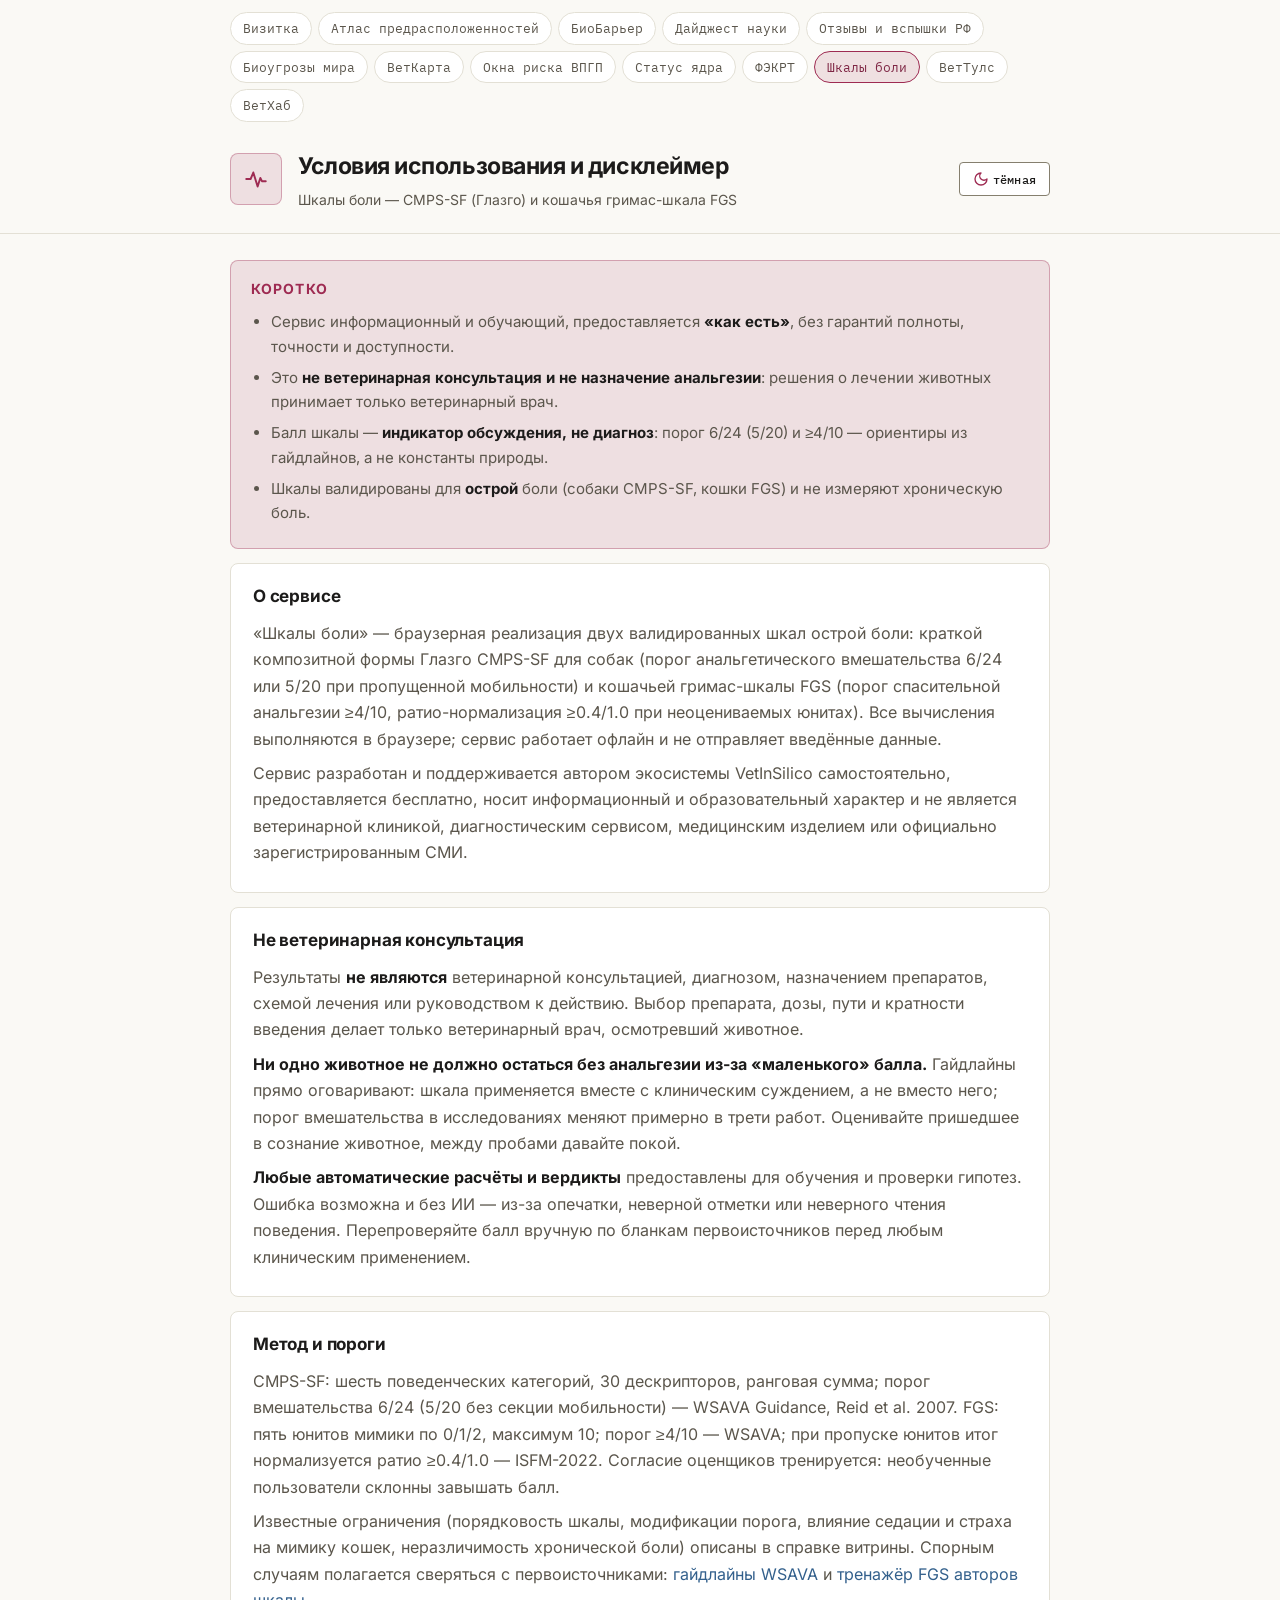
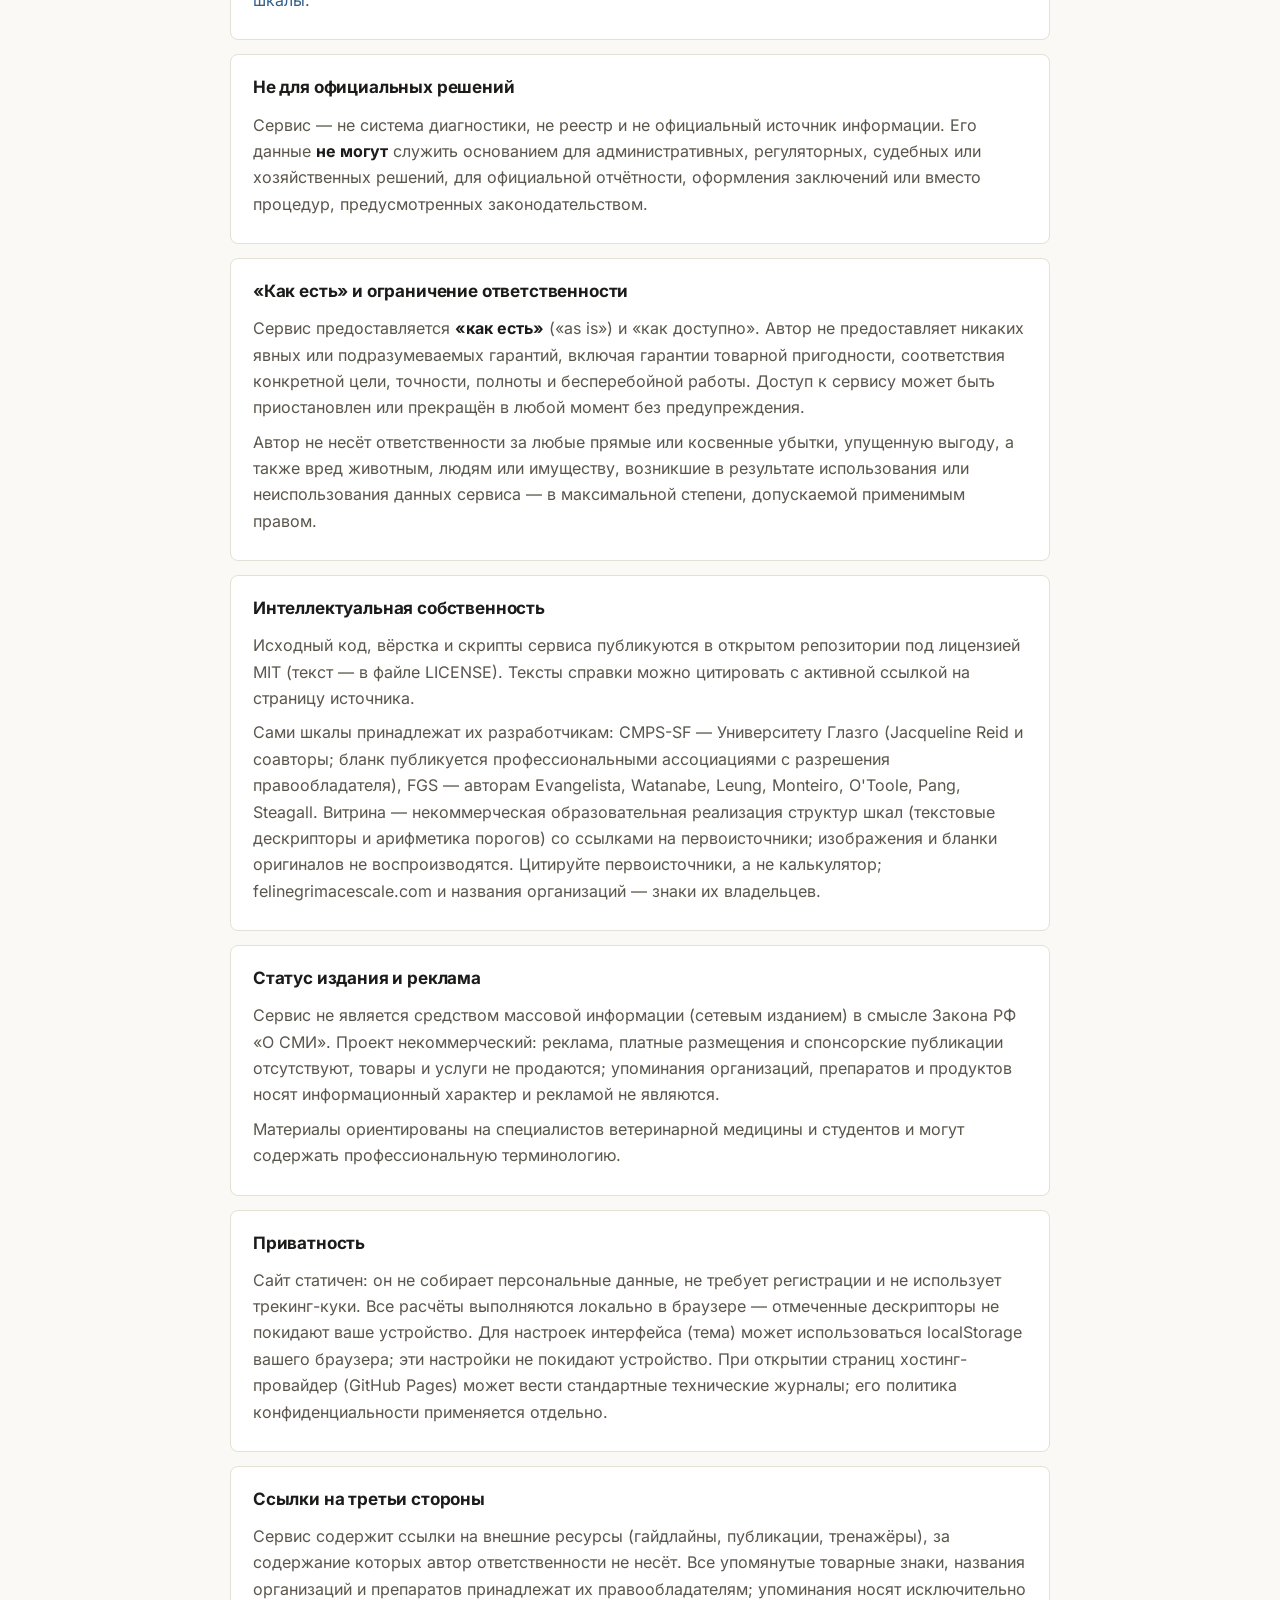
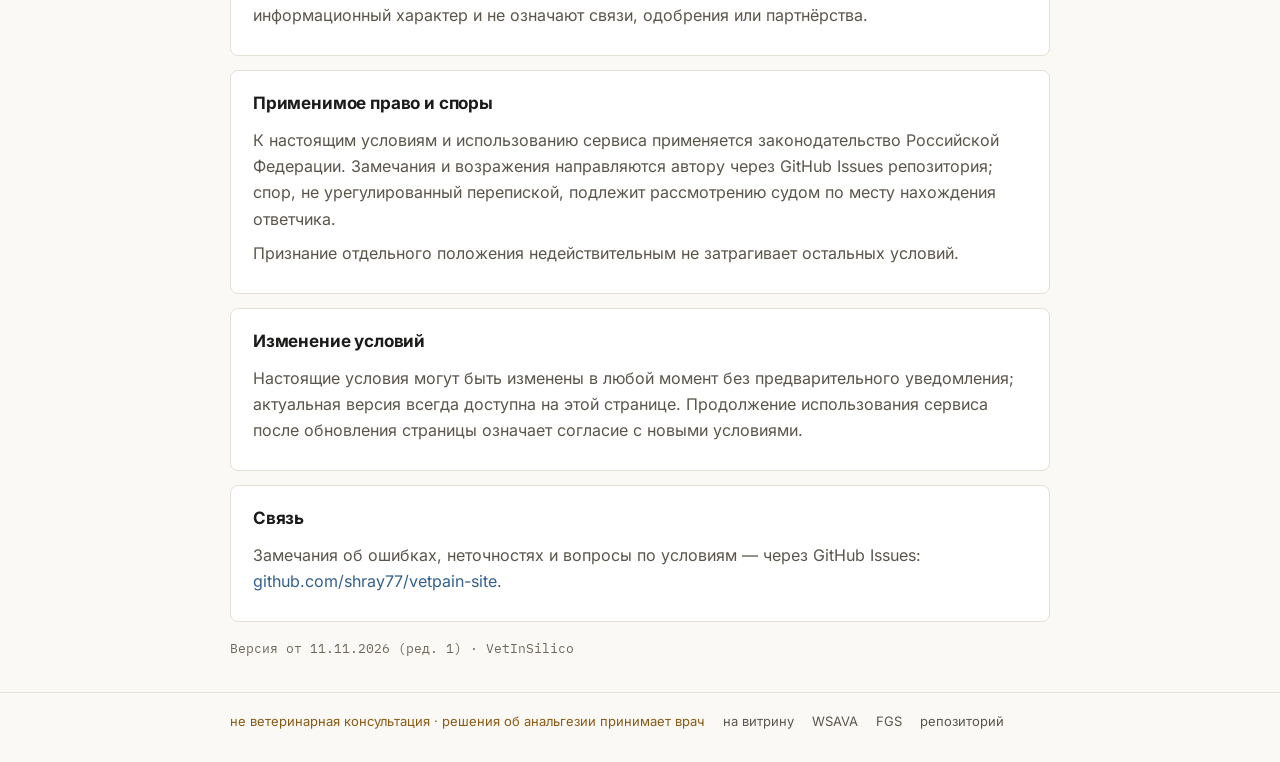
<file: terms.html>
<!doctype html>
<html lang="ru">
<head>
<meta charset="utf-8">
<meta name="viewport" content="width=device-width, initial-scale=1">
<title>Условия использования и дисклеймер — Шкалы боли</title>
<meta name="description" content="Шкалы боли CMPS-SF и FGS — образовательный инструмент оценки острой боли: сервис «как есть», не ветеринарная консультация, не назначение анальгезии; балл — индикатор обсуждения, решение за врачом; считает в браузере, данные не покидают устройство.">
<meta property="og:title" content="Условия использования и дисклеймер — Шкалы боли">
<meta property="og:description" content="Обучающий инструмент «как есть»: балл — индикатор обсуждения анальгезии, не диагноз и не назначение. Решение — всегда за ветеринарным врачом.">
<meta property="og:type" content="website">
<meta property="og:url" content="https://shray77.github.io/vetpain-site/terms.html">
<meta name="twitter:card" content="summary">
<link rel="canonical" href="https://shray77.github.io/vetpain-site/terms.html">
<link rel="icon" href="data:image/svg+xml,<svg xmlns='http://www.w3.org/2000/svg' viewBox='0 0 100 100'><rect x='8' y='8' width='84' height='84' rx='22' fill='%239E2B52'/><path d='M18 52h18l6-16 10 32 8-24 6 8h16' fill='none' stroke='%23FDF3F7' stroke-width='7' stroke-linecap='round' stroke-linejoin='round'/></svg>">
<link rel="stylesheet" href="./vet-ds.css">
<link rel="stylesheet" href="./fonts.css">
<script>(function(){try{if(localStorage.getItem("vetds-theme")==="dark")document.documentElement.setAttribute("data-theme","dark")}catch(e){}})();</script>
<style>
    /* Ядро — vet-ds (./vet-ds.css) + вендоренные шрифты (./fonts.css).
       Ниже — характер витрины «Шкалы боли» (малиновый, как на главной)
       + локальные алиасы: вёрстка читает токены ДС, значения не дублируются.
       Каркас страницы — канон terms.html сестёр. */
  :root {
    --ds-accent: #9E2B52; --ds-accent-strong: #7E2140; --ds-accent-ink: #FDF3F7;
    --bg: var(--ds-bg); --surface: var(--ds-surface); --surface2: var(--ds-surface2);
    --border: var(--ds-border); --text: var(--ds-text); --muted: var(--ds-muted);
    --faint: var(--ds-faint); --accent: var(--ds-accent); --blue: var(--ds-blue);
    --warn: var(--ds-amber); --err: var(--ds-red); --mono: var(--ds-font-mono);
    --accent-dim: color-mix(in srgb, var(--accent) 12%, transparent);
  }
  [data-theme="dark"] { --ds-accent: #F2A7C3; --ds-accent-strong: #F7C1D6; --ds-accent-ink: #2A1017; }
  * { box-sizing: border-box; }
  :focus-visible { outline: 2px solid var(--accent); outline-offset: 2px; }
  body { background: var(--bg); color: var(--text); font: 16px/1.65 var(--ds-font-sans); margin: 0; }
  .ds-hub { max-width: 860px; margin: 0 auto; padding: 12px 20px 0; }
  header.top .wrap { display: flex; align-items: center; justify-content: space-between; gap: 16px; flex-wrap: wrap; }
  header.top { border-bottom: 1px solid var(--border); padding: 26px 0 22px; }
  .theme-pill { min-height: 34px; padding: 0 13px; font: 500 12px var(--ds-font-mono, var(--mono, monospace)); }
  .theme-pill svg { color: var(--accent); }
  .wrap { max-width: 860px; margin: 0 auto; padding: 0 20px; }
  .brand { display: flex; align-items: center; gap: 16px; }
  .logo { width: 52px; height: 52px; border-radius: var(--ds-radius); background: var(--accent-dim); border: 1px solid color-mix(in srgb, var(--accent) 35%, transparent); display: grid; place-items: center; flex: none; color: var(--accent); }
  h1 { font-size: 23px; margin: 0; letter-spacing: -.02em; }
  .brand p { margin: 2px 0 0; color: var(--muted); font-size: 14px; }
  .tldr { background: var(--accent-dim); border: 1px solid color-mix(in srgb, var(--accent) 35%, transparent); border-radius: var(--ds-radius); padding: 16px 20px; margin: 26px 0 8px; }
  .tldr h2 { margin: 0 0 10px; font-size: 14px; text-transform: uppercase; letter-spacing: .08em; color: var(--accent); }
  .tldr ul { margin: 0; padding-left: 20px; }
  .tldr li { margin: 6px 0; font-size: 15px; }
  article section { background: var(--surface); border: 1px solid var(--border); border-radius: var(--ds-radius); padding: 18px 22px; margin: 14px 0; }
  article h2 { font-size: 17px; margin: 0 0 10px; letter-spacing: -.01em; }
  article p { margin: 8px 0; color: var(--muted); }
  article p b, article li b { color: var(--text); }
  article ul { margin: 8px 0; padding-left: 20px; color: var(--muted); }
  article li { margin: 5px 0; }
  a { color: var(--blue); text-decoration: none; }
  a:hover { text-decoration: underline; }
  .upd { color: var(--faint); font: 12.5px var(--mono); margin-top: 18px; }
  footer { border-top: 1px solid var(--border); margin-top: 36px; padding: 18px 0 30px; }
  .foot { display: flex; gap: 18px; flex-wrap: wrap; font-size: 13px; color: var(--faint); }
  .foot a { color: var(--muted); text-decoration: none; }
  .foot a:hover { color: var(--accent); }
  .foot .legal { color: var(--warn); }
  @media (max-width: 640px) { .ds-hub a { padding-block: 10px; } }
</style>
</head>
<body>
<nav class="ds-hub" aria-label="Экосистема">
  <a href="https://shray77.github.io/">Визитка</a>
  <a href="https://shray77.github.io/vetpredis-site/">Атлас предрасположенностей</a>
  <a href="https://shray77.github.io/biobarrier-site/">БиоБарьер</a>
  <a href="https://shray77.github.io/vetdigest-site/">Дайджест науки</a>
  <a href="https://shray77.github.io/vetrecall-site/">Отзывы и вспышки РФ</a>
  <a href="https://shray77.github.io/biothreat-site/">Биоугрозы мира</a>
  <a href="https://shray77.github.io/vet-heatmap/">ВетКарта</a>
  <a href="https://shray77.github.io/vetflu-site/">Окна риска ВПГП</a>
  <a href="https://shray77.github.io/rss-core-site/">Статус ядра</a>
  <a href="https://shray77.github.io/vetfecrt-site/">ФЭКРТ</a>
  <a href="https://shray77.github.io/vetpain-site/" class="on" aria-current="page">Шкалы боли</a>
  <a href="https://shray77.github.io/vettools/">ВетТулс</a>
  <a href="https://shray77.github.io/vet-hub/">ВетХаб</a>
</nav>
<header class="top">
  <div class="wrap">
    <div class="brand">
      <div class="logo"><svg viewBox="0 0 24 24" width="26" height="26" fill="none" stroke="currentColor" stroke-width="1.8" stroke-linecap="round" stroke-linejoin="round" aria-hidden="true"><path d="M3 12h4l2.5-6 4 13 2.5-8 1.5 3H21"/></svg></div>
      <div>
        <h1>Условия использования и дисклеймер</h1>
        <p>Шкалы боли — CMPS-SF (Глазго) и кошачья гримас-шкала FGS</p>
      </div>
    </div>
    <button class="ds-btn ds-btn--sm ds-theme-toggle ds-theme-toggle--labeled theme-pill" id="themeToggle" aria-label="Переключить тему" title="Переключить тему">
        <svg class="ds-theme-toggle__sun" viewBox="0 0 24 24" width="16" height="16" fill="none" stroke="currentColor" stroke-width="2" stroke-linecap="round" aria-hidden="true"><circle cx="12" cy="12" r="4"/><path d="M12 2v2m0 16v2M4.9 4.9l1.4 1.4m11.4 11.4 1.4 1.4M2 12h2m16 0h2M4.9 19.1l1.4-1.4m11.4-11.4 1.4-1.4"/></svg>
        <svg class="ds-theme-toggle__moon" viewBox="0 0 24 24" width="16" height="16" fill="none" stroke="currentColor" stroke-width="2" stroke-linecap="round" stroke-linejoin="round" aria-hidden="true"><path d="M12 3a6 6 0 0 0 9 9 9 9 0 1 1-9-9Z"/></svg>
        <span class="ds-theme-toggle__label" aria-hidden="true"></span>
    </button>
  </div>
</header>

<main class="wrap">
<article>
  <div class="tldr">
    <h2>Коротко</h2>
    <ul>
      <li>Сервис информационный и обучающий, предоставляется <b>«как есть»</b>, без гарантий полноты, точности и доступности.</li>
      <li>Это <b>не ветеринарная консультация и не назначение анальгезии</b>: решения о лечении животных принимает только ветеринарный врач.</li>
      <li>Балл шкалы — <b>индикатор обсуждения, не диагноз</b>: порог 6/24 (5/20) и ≥4/10 — ориентиры из гайдлайнов, а не константы природы.</li>
      <li>Шкалы валидированы для <b>острой</b> боли (собаки CMPS-SF, кошки FGS) и не измеряют хроническую боль.</li>
    </ul>
  </div>

  <section id="about">
    <h2>О сервисе</h2>
    <p>«Шкалы боли» — браузерная реализация двух валидированных шкал острой боли: краткой композитной формы Глазго CMPS-SF для собак (порог анальгетического вмешательства 6/24 или 5/20 при пропущенной мобильности) и кошачьей гримас-шкалы FGS (порог спасительной анальгезии ≥4/10, ратио-нормализация ≥0.4/1.0 при неоцениваемых юнитах). Все вычисления выполняются в браузере; сервис работает офлайн и не отправляет введённые данные.</p>
    <p>Сервис разработан и поддерживается автором экосистемы VetInSilico самостоятельно, предоставляется бесплатно, носит информационный и образовательный характер и не является ветеринарной клиникой, диагностическим сервисом, медицинским изделием или официально зарегистрированным СМИ.</p>
  </section>

  <section id="advice">
    <h2>Не ветеринарная консультация</h2>
    <p>Результаты <b>не являются</b> ветеринарной консультацией, диагнозом, назначением препаратов, схемой лечения или руководством к действию. Выбор препарата, дозы, пути и кратности введения делает только ветеринарный врач, осмотревший животное.</p>
    <p><b>Ни одно животное не должно остаться без анальгезии из-за «маленького» балла.</b> Гайдлайны прямо оговаривают: шкала применяется вместе с клиническим суждением, а не вместо него; порог вмешательства в исследованиях меняют примерно в трети работ. Оценивайте пришедшее в сознание животное, между пробами давайте покой.</p>
    <p><b>Любые автоматические расчёты и вердикты</b> предоставлены для обучения и проверки гипотез. Ошибка возможна и без ИИ — из-за опечатки, неверной отметки или неверного чтения поведения. Перепроверяйте балл вручную по бланкам первоисточников перед любым клиническим применением.</p>
  </section>

  <section id="method">
    <h2>Метод и пороги</h2>
    <p>CMPS-SF: шесть поведенческих категорий, 30 дескрипторов, ранговая сумма; порог вмешательства 6/24 (5/20 без секции мобильности) — WSAVA Guidance, Reid et&nbsp;al. 2007. FGS: пять юнитов мимики по 0/1/2, максимум 10; порог ≥4/10 — WSAVA; при пропуске юнитов итог нормализуется ратио ≥0.4/1.0 — ISFM-2022. Согласие оценщиков тренируется: необученные пользователи склонны завышать балл.</p>
    <p>Известные ограничения (порядковость шкалы, модификации порога, влияние седации и страха на мимику кошек, неразличимость хронической боли) описаны в справке витрины. Спорным случаям полагается сверяться с первоисточниками: <a href="https://wsava.org/global-guidelines/pain-guidelines">гайдлайны WSAVA</a> и <a href="https://www.felinegrimacescale.com/">тренажёр FGS авторов шкалы</a>.</p>
  </section>

  <section id="not-official">
    <h2>Не для официальных решений</h2>
    <p>Сервис — не система диагностики, не реестр и не официальный источник информации. Его данные <b>не могут</b> служить основанием для административных, регуляторных, судебных или хозяйственных решений, для официальной отчётности, оформления заключений или вместо процедур, предусмотренных законодательством.</p>
  </section>

  <section id="as-is">
    <h2>«Как есть» и ограничение ответственности</h2>
    <p>Сервис предоставляется <b>«как есть»</b> («as is») и «как доступно». Автор не предоставляет никаких явных или подразумеваемых гарантий, включая гарантии товарной пригодности, соответствия конкретной цели, точности, полноты и бесперебойной работы. Доступ к сервису может быть приостановлен или прекращён в любой момент без предупреждения.</p>
    <p>Автор не несёт ответственности за любые прямые или косвенные убытки, упущенную выгоду, а также вред животным, людям или имуществу, возникшие в результате использования или неиспользования данных сервиса — в максимальной степени, допускаемой применимым правом.</p>
  </section>

  <section id="ip">
    <h2>Интеллектуальная собственность</h2>
    <p>Исходный код, вёрстка и скрипты сервиса публикуются в открытом репозитории под лицензией MIT (текст — в файле LICENSE). Тексты справки можно цитировать с активной ссылкой на страницу источника.</p>
    <p>Сами шкалы принадлежат их разработчикам: CMPS-SF — Университету Глазго (Jacqueline Reid и соавторы; бланк публикуется профессиональными ассоциациями с разрешения правообладателя), FGS — авторам Evangelista, Watanabe, Leung, Monteiro, O'Toole, Pang, Steagall. Витрина — некоммерческая образовательная реализация структур шкал (текстовые дескрипторы и арифметика порогов) со ссылками на первоисточники; изображения и бланки оригиналов не воспроизводятся. Цитируйте первоисточники, а не калькулятор; felinegrimacescale.com и названия организаций — знаки их владельцев.</p>
  </section>

  <section id="status">
    <h2>Статус издания и реклама</h2>
    <p>Сервис не является средством массовой информации (сетевым изданием) в смысле Закона РФ «О СМИ». Проект некоммерческий: реклама, платные размещения и спонсорские публикации отсутствуют, товары и услуги не продаются; упоминания организаций, препаратов и продуктов носят информационный характер и рекламой не являются.</p>
    <p>Материалы ориентированы на специалистов ветеринарной медицины и студентов и могут содержать профессиональную терминологию.</p>
  </section>

  <section id="privacy">
    <h2>Приватность</h2>
    <p>Сайт статичен: он не собирает персональные данные, не требует регистрации и не использует трекинг-куки. Все расчёты выполняются локально в браузере — отмеченные дескрипторы не покидают ваше устройство. Для настроек интерфейса (тема) может использоваться localStorage вашего браузера; эти настройки не покидают устройство. При открытии страниц хостинг-провайдер (GitHub Pages) может вести стандартные технические журналы; его политика конфиденциальности применяется отдельно.</p>
  </section>

  <section id="third">
    <h2>Ссылки на третьи стороны</h2>
    <p>Сервис содержит ссылки на внешние ресурсы (гайдлайны, публикации, тренажёры), за содержание которых автор ответственности не несёт. Все упомянутые товарные знаки, названия организаций и препаратов принадлежат их правообладателям; упоминания носят исключительно информационный характер и не означают связи, одобрения или партнёрства.</p>
  </section>

  <section id="law">
    <h2>Применимое право и споры</h2>
    <p>К настоящим условиям и использованию сервиса применяется законодательство Российской Федерации. Замечания и возражения направляются автору через GitHub Issues репозитория; спор, не урегулированный перепиской, подлежит рассмотрению судом по месту нахождения ответчика.</p>
    <p>Признание отдельного положения недействительным не затрагивает остальных условий.</p>
  </section>

  <section id="changes">
    <h2>Изменение условий</h2>
    <p>Настоящие условия могут быть изменены в любой момент без предварительного уведомления; актуальная версия всегда доступна на этой странице. Продолжение использования сервиса после обновления страницы означает согласие с новыми условиями.</p>
  </section>

  <section id="contact">
    <h2>Связь</h2>
    <p>Замечания об ошибках, неточностях и вопросы по условиям — через GitHub Issues: <a href="https://github.com/shray77/vetpain-site/issues">github.com/shray77/vetpain-site</a>.</p>
  </section>
</article>
<p class="upd">Версия от 11.11.2026 (ред. 1) · VetInSilico</p>
</main>

<footer>
  <div class="wrap">
    <div class="foot">
      <span class="legal">не ветеринарная консультация · решения об анальгезии принимает врач</span>
      <span><a href="./index.html">на витрину</a></span>
      <span><a href="https://wsava.org/global-guidelines/pain-guidelines">WSAVA</a></span>
      <span><a href="https://www.felinegrimacescale.com/">FGS</a></span>
      <span><a href="https://github.com/shray77/vetpain-site">репозиторий</a></span>
    </div>
  </div>
</footer>

<script>
(function () {
  var t = document.getElementById('themeToggle');
  if (t) t.addEventListener('click', function () {
    var root = document.documentElement;
    var dark = root.getAttribute('data-theme') === 'dark';
    root.setAttribute('data-theme', dark ? 'light' : 'dark');
    try { localStorage.setItem('vetds-theme', dark ? 'light' : 'dark'); } catch (e) {}
  });
})();
</script>
</body>
</html>
</file>
<file: vet-ds.css>
/* ==========================================================================
   vet-ds v2.5.2 «Научная периодика» — дизайн-система ветеринарной экосистемы
   --------------------------------------------------------------------------
   v2.1:  редакционный слой — .ds-rule-double, .ds-dropcap, .ds-spark,
          .ds-overline--rule, .ds-masthead-meta, .ds-theme-toggle--labeled
   v2.1.1: токен --ds-rule для «чернильных» линеек (тёмная тема больше не
          красит их текстом = «белые полосы»); .ds-rule-double на токене
   v2.2:  мастхед-паттерн витрин — .ds-masthead (шапка-«полоса периодики»
          c брендом/подзаголовком/боком), .ds-hub (навигация экосистемы
          пилюлями), .ds-footer--meta (левый многострочный подвал витрины).
          Закрывает последний открытый пункт роадмапа v2.0. Эталонная
          адопция: vetflu (Task 154).
   v2.3:  голоса по разделу + платформенный слой. Голос B «Формуляр»
          (data-theme="form"), компоненты периодики (.ds-tabs,
          .ds-pagination, .ds-delta--good/--bad, .ds-skeleton, .ds-empty,
          .ds-pullquote, .ds-ba), Prata-фолбэк кириллицы, :focus-visible,
          prefers-reduced-motion, print всех голосов. Платформа (блоки
          26-29): View Transitions, сноски-поповеры, прогресс чтения,
          формулярная валидация без JS. Повышено из v2.3-draft: Task 161
          (апрув+докрутки), 162 (лаборатория платформы), 163 (вес/слоп),
          164 (повышение). Гейт contrast_v2.py зелёный во всех 5 темах.
   v2.3.1: мобильная компакция периодики (блок 30) — мастхед/хаб/колофон
          на 640px: лого 38px, кегли вниз, хаб одним скроллящимся рядом,
          safe-area-inset-bottom у подвала. Повод: голос владельца —
          «на телефоне верх занимает большую часть экрана» (Task 165).
   v2.3.2: формуляр самодостаточен в любой оболочке — блок form дополнил
          токены текста/бордеров/статусов/теней значениями A-light (грабли
          §24: в A-dark секция наследовала бы кремовый --ds-text на бежевом).
          Значения = прежний merge root+form, гейт не меняется. Акцент
          остаётся характером витрины (пиннинг в тёмной оболочке обязателен).
          --ds-border-strong затемнён до #857F6E: подчёркивание инпутов —
          небуквенная графика, WCAG 1.4.11 требует 3:1 (A-light значение
          давало 1.57 на беж — слепая зона текстового гейта). Плюс фикс
          print-переанкорки: section[data-theme="form"] в селекторе блока 20 —
          §25 ниже по файлу побеждал равную специфичность, и стол печатался
          бежевым при включённых «фонах печати» (нашёл print-гейт vettools).
   v2.3.3: гейт §1.4.11 стал законом ядра (contrast_v2.py: border-strong ×
          3 поверхности ≥3:1, rule × bg ≥3:1, --ds-border исключён как
          декор) — и сразу поймал: root #C8C4B6 = 1.51–1.75, dark #554E44
          = 1.60–2.02, instrument #353B44 = 1.38–1.60. Фикс: border-strong
          #857F6E в A-light/A-dark (сепия-тушь единая с формуляром, худшая
          3.28:1) и #6A7590 в C (сталь, худшая 3.38:1). Task 175.
   v2.3.4: --ds-accent-text «акцент-тушь» — терракота, разведённая чер--
          нилами текста (color-mix от --ds-accent: характер витрины едет
          автоматически). Закрывает слепую зону «акцент-как-текст»:
          чистый акцент как текст = 4.38:1 на беж (root), 3.94 на гра--
          фите (dark), 3.7 на тинтах бейджей — .ds-overline b, .ds-fn,
          .ds-badge, .ds-hub a.on, .ds-link:hover теперь на туше; P=76
          root/form (худшая 5.13), P=64 dark (худшая 4.84), C — чистая
          бирюза (5.57). Гейт: contrast_v2 разбирает var()/color-mix.
   v2.4:  ПОЛЕВОЙ РЕЖИМ — шестая и седьмая темы. [data-theme="field"]
          «Солнце»: текст 7:1 (AAA — чтение на улице), тач-таргеты
          ≥48px, тени отключены (солнце их смывает), туша P=56
          (#782a16, худшая 7.18). [data-theme="night"] — янтарь без
          синего: синий канал наименьший в КАЖДОМ токене (закон гейта,
          не вкус), текст ≥7, статусы переведены на тёплые аналоги
          (blue→песок #D4B47E, violet→тёплый mauve #C9A184), прототип —
          nightTheme ветэко #16130E. Компоненты: .ds-toast (панель на
          волоске border-strong, без тени — эталон DsRoute-тост ветвойс),
          .ds-dl (прогресс скачивания модели: байты × скорость × ETA).
          Гейты: порог 7:1 для field/night текст-ролей и field-туши;
          ночь-без-синего проверяется по b<min(r,g) каждого токена.
   v2.4.1: поповер-фолбэк без Popover API (Chrome < 114, 2023) — сноска
          деградирует в классическую периодику: маркер не прикидывается
          кнопкой (курсор/тач сняты через @supports not selector(
          :popover-open)), текст живёт каноничным дублем — списком
          .ds-fnotes; дубль скрыт «всегда-закрыт» и показывается
          :popover-open. Урок QA: @supports (popover: popover) — ложь
          даже в свежих Chromium (HTML-атрибут ≠ CSS-свойство).
          Повод: код-ревью Task 178 («сайты тоже»).
   v2.4.2: хвост аудита 183 (Task 184) — фокус в один канон: .ds-btn
           больше не гасит чернильный контур блока 18 собственным
           box-shadow (дубль v2.3-эпохи, :514/:1072 — последний настоящий
           дубль селектора ядра); блок 24 вкладывает и полевые секции —
           section[data-theme="field"/"night"] получают фон/радиус/
           паддинг (containment без inline-костылей — example.html
           почищен); стрелка .ds-select переопределена для field
           (#524D45) и night (#A2957B — 5.47:1, прежде наследовала
           корневую 3.20:1); gate.yml: push-ветка починена (ain] →
           [main]), dart-срез gen/ds_tokens.g.dart гейтится diff-ом.
   v2.5.0: прожарка внешним аудитом (Task 197) — один релиз закрывает
           всё найденное, без последующих точечных патчей. BLOCKER:
           color-mix() жил в 30 декларациях без единого фолбэка —
           прозрачный sticky-бар .ds-header, исчезающие бейджи, ЧЁРНАЯ
           клякса .ds-spark__area, молчаливая потеря слоя туши → двойные
           декларации (литерал ДО color-mix) + @supports-слой токенов
           (блок 25a). MAJOR CSS: стрелка селекта формуляра (шортхэнд
           background её стирал), print-переанкорка чернил/статусов/туш
           (primary тёмных тем печатались чёрным-по-чёрному, пастели на
           бумаге ~2:1), .ds-ba pan-y (палец на изображении не блокирует
           страницу), .ds-toast скрыт без .show (висел вечно), reset
           a.ds-card, канон §18 расширен хабом/тогглом/хендлами.
           MAJOR цвет: статусные туши --ds-{status}-text (рецепт v2.3.4,
           худшая 4.61; поле — закон 7:1, 7.28+), границы §1.4.11 на
           border-strong/сплошные (тинты 35–45% давали 1.63–2.50),
           rule A-dark #6E685C→#726C5E (нулевая кромка 3.002), rule
           ночи #E6DAC2→#71694F (закон v2.1.1 «rule ≠ text» дошёл до
           ночи). MINOR: фокус field 3px, двойная индикация формуляра,
           containment светлой секции, защитный пиннинг акцента
           формуляра в тёмных оболочках (scoped), тоггл знает ночь,
           fade хаба/табов на мобиле, ellipsis меты, transform у
           сноски-поповера, поля 16px на ≤640 (iOS-зум), тап-таргет
           сноски, .ds-chip.on, PRM гасит View Transitions, print одним
           блоком + skeleton:none, --ds-shadow-in удалён (мёртвый токен).
           Гейты: contrast_v2 — туши статусов × поверхности × композиты
           «свой тинт 12%/8% × surface2» + print-псевдотема (M2);
           tokens.json/dart-срез — 5 статус-туш; a11y_gate — хаб/хендлы.
           Flutter-слайды дизайн-токенов НЕ пушатся: rule ночи меняет
           golden-кадры ветэко (darkTextPlaceholder) — отдельная волна
           с регенерацией золотых.
   v2.5.1: научный аудит SW-21 (01.11.2026) — математика WCAG подтверждена
           посимвольно против первоисточника (62/67 заявленных контрастов
           сошлись ≤0.05; якоря 21.0/4.5695/4.5422). Закрыта СЛЕПАЯ ЗОНА
           contrast-гейта: rgb()/rgba()/hsl()/hsla() конвертируются в hex
           и гейтятся тем же расчётом, полупрозрачные композитятся на
           --ds-bg темы — синтетика аудита (muted rgba ≈2.5:1 на белом,
           faint hsl 3.95:1) прежде уходила зелёной, теперь красная;
           selftest гоняет её при каждом запуске. ΔE76-цитаты выправлены:
           «0.5» → 12.6–48.8 по Viénot 1999 (нижняя граница 5.1);
           HIG §3/§12 — честные числа (1.87/2.37 и 8.45–9.81, худшая
           7.18). .ds-fn: 2.5.8 — через исключение Inline. Значения
           токенов НЕ менялись — каскад витрин не затронут.
   v2.5.2: две платформенные базы типографики (Task 224, голос владельца:
           «под ПК шрифт читаем, вторую — под мобилы»). Мобильная — база
           (прежние кегли, пальцевая дистанция чтения); десктопная —
           подъём на >640px (блок 0a): монитор дальше от глаз, кегли
           xs 11→12, s 12.5→13.5, m 14→15, l 17→18, xl 24→26. 2xl/hero —
           уже clamp(), платформенно-нейтральны. Тач-исключения блока 30
           (поля 16px на ≤640 против iOS-зума) не меняются. Flutter-порты
           (ВетСпик/ВетЭко/ВетОС) — мобильные приложения: живут на
           мобильной базе, их ds.dart не тронут. Значения ЦВЕТОВ не
           менялись — срез тем бит-в-байт, в tokens.json/dart-срезе
           меняется только версия.
   Один файл: токены + компоненты. Подключается витриной как копия
   (репо приватное — CDN недоступен) или git submodule.

   ГОЛОС СИСТЕМЫ (v2.0, решение владельца — Task 140):
   середина между зумер-модой и научной сдержанностью. Личность выражают
   типографика, данные и аннотации — НЕ декор. Референс: научная периодика
   (Our World in Data × издательские системы Anthropic).

   Темы:
     :root                    — A-light «Научная периодика» (бумага) — ДЕФОЛТ
     [data-theme="dark"]      — A-dark «Вечерний номер» (тёплый графит)
     [data-theme="instrument"]— C «Прибор» (графит + бирюза) — дашборды с картой
     [data-theme="light"]     — алиас A-light (обратная совместимость v0.1)
     [data-theme="form"]      — B «Формуляр» (голос разделов «действуешь»):
                                 секция на странице A — токены производные,
                                 плотность рабочего стола
     [data-theme="field"]      — A-полевой «Солнце» (v2.4): текст 7:1 (AAA,
                                 чтение на солнце), тач ≥48, плоские тени
     [data-theme="night"]      — полевая ночь (v2.4): янтарь без синего
                                 (b-канал наименьший во всех токенах)

   Витрина-характер: :root { --ds-accent: <светлое значение>; }
   [data-theme="dark"] { --ds-accent: <тёмное значение>; } — все производные
   (color-mix, currentColor, focus) едут автоматически.

   Шрифты: Google Fonts (link в README; офлайн — деградация на системные).

   Правила экосистемы (не менять без причины):
   - иконки = Lucide inline SVG; эмодзи в UI запрещены;
   - текст ≥ AA (4.5:1): --ds-faint — нижняя граница читаемого (проверено
     на bg/surface/surface2 во всех темах, scripts/contrast_v2.py);
   - ✓ ✗ ⚠ — легитимные типографские знаки статусов;
   - категориальные data-viz-цветы (карты/графики) ДС не подчиняются;
   - заголовки-витрины: serif-дисплей (--ds-font-display), курсивный акцент — em;
   - бан-лист: glassmorphism, mesh-градиенты, блобы, radius > 10px,
     эмодзи в UI, свечения вокруг текста;
   - движение: --ds-dur/--ds-ease, единые для всех переходов;
   - color-mix() всегда несёт фолбэк: обычные свойства — двойной
     декларацией (литерал ДО color-mix), токены — @supports-слоем
     (блок 25a); витрина, пиннящая --ds-accent, обязана переопределить
     и фолбэк-литерал своей туши (комментарий блока «Витрина-характер»);
   - статус никогда не передаётся только оттенком: рядом с .ds-dot
     обязан стоять глиф (✓ ✗ ⚠) или подпись — дейтеранопия сводит
     red/amber/green к оливковому диапазону, различима почти только
     светлота (ΔE76 по Viénot — 12.6–48.8; SW-21);
   - ядро требует box-sizing: border-box (reset витрины; само не ставит).
   ========================================================================== */

/* --------------------------------------------------------------------------
   1. Токены — A-light «Научная периодика» (дефолт)
   -------------------------------------------------------------------------- */
:root {
  color-scheme: light;

  /* -- Поверхности (бумага) ----------------------------------------------- */
  --ds-bg:        #FAF9F5;   /* фон страницы — тёплая бумага */
  --ds-surface:   #FFFFFF;   /* карточки, панели */
  --ds-surface2:  #F1EEE6;   /* приподнятые панели, hover-строки */
  --ds-border:    #E3E0D5;   /* волосяные линии (декоративные разделители — вне §1.4.11) */
  --ds-border-strong: #857F6E; /* рамки инпутов/кнопок/чипов: WCAG 1.4.11 ≥3:1 — та же сепия,
                              что у формуляра с v2.3.2 (было #C8C4B6 = 1.51–1.75:1 — слепая зона) */
  --ds-rule:      #1C1B1A;   /* «чернильные» линейки редакционного слоя (мастхед, № выпусков) */

  /* -- Текст --------------------------------------------------------------- */
  --ds-text:      #1C1B1A;   /* основной (16.3:1) */
  --ds-muted:     #5B564C;   /* второстепенный (6.9:1) */
  --ds-faint:     #6E695C;   /* метаданные, подписи (5.2:1, ≥AA везде) */

  /* -- Семантика статусов (едина по всем темам) ----------------------------- */
  --ds-red:       #B3261E;   /* ошибка, критично */
  --ds-green:     #47753A;   /* успех, OK (v2.3: +AA на surface2, было #4C7A3F 4.35) */
  --ds-amber:     #8A5A14;   /* внимание, предупреждение */
  --ds-orange:    #AC4E18;   /* высоко/риск (v2.3: +AA на surface2, было #B4531C 4.32) */
  --ds-blue:      #33608C;   /* инфо, ссылки-данные */
  --ds-violet:    #6D4FC4;   /* категориальный (данные, не UI) */

  /* -- Акцент: эпидемиологический красный периодики ------------------------ */
  --ds-accent:       #C73E1D;
  --ds-accent-strong: #A93516;   /* hover / активные состояния */
  --ds-accent-ink:   #FFF8F4;    /* текст на заливке акцентом (4.8:1) */
  --ds-accent-text:  color-mix(in srgb, var(--ds-accent) 76%, var(--ds-text) 24%);
                     /* v2.3.4 «акцент-тушь»: терракота, разведённая чернилами
                        текста — акцент-как-ТЕКСТ (§1.4.3, худшая 5.13:1 на тинтах
                        бейджей; чистый акцент давал 3.7–4.4). Заливки/графика —
                        по-прежнему чистый --ds-accent */

  /* -- Статусные туши (v2.5, прожарка §3.1) ----------------------------------
     Статус-как-текст на СВОИХ тинтах (бейджи, ноты) — тот же рецепт, что
     у акцент-туши v2.3.4: разводится чернилами СВОЕЙ темы, характер едет
     сам. Чистые статусы, проходящие AA на само-тинтах, туш не получают
     (root: red 4.67, blue 4.81 — чистые). Гейт: статус-тушь × поверхности
     × композиты «свой тинт 12%/8% × surface2» (бейдж/нота) */
  --ds-red-text:    var(--ds-red);
  --ds-green-text:  color-mix(in srgb, var(--ds-green)  87%, var(--ds-text) 13%);   /* #416936 */
  --ds-amber-text:  color-mix(in srgb, var(--ds-amber)  93%, var(--ds-text)  7%);   /* #825614 */
  --ds-orange-text: color-mix(in srgb, var(--ds-orange) 87%, var(--ds-text) 13%);   /* #994718 */
  --ds-blue-text:   var(--ds-blue);

  /* -- Типографика: голос системы ------------------------------------------- */
  --ds-font-display: "Instrument Serif", "Prata", Georgia, "Times New Roman", serif;
  --ds-font-sans: "Inter", ui-sans-serif, -apple-system, "Segoe UI", Roboto,
                  "Helvetica Neue", Arial, sans-serif;
  --ds-font-mono: "IBM Plex Mono", ui-monospace, "SF Mono", "Cascadia Mono",
                  Consolas, "Liberation Mono", monospace;

  /* v2.5.2 — ДВЕ платформенные базы (Task 224): мобильная = база
     (пальцевая дистанция чтения), десктопная — подъём на >640px
     (монитор дальше от глаз — кегли крупнее ради читаемости, голос
     владельца: «под ПК шрифт читаем»). 2xl/hero — clamp(), нейтральны.
     Десктоп-значения подключаются блоком 0a сразу после :root. */
  --ds-text-xs:   11px;
  --ds-text-s:    12.5px;
  --ds-text-m:    14px;
  --ds-text-l:    17px;
  --ds-text-xl:   24px;
  --ds-text-2xl:  clamp(30px, 4.5vw, 40px);  /* заголовки-витрины, serif */
  --ds-text-hero: clamp(38px, 6vw, 64px);    /* h1 лендинга, serif */
  --ds-text-xs-d:   12px;    /* десктопная база: те же роли, +1…+2px */
  --ds-text-s-d:    13.5px;
  --ds-text-m-d:    15px;
  --ds-text-l-d:    18px;
  --ds-text-xl-d:   26px;

  /* -- Спейсинг (базис 4px) -------------------------------------------------- */
  --ds-space-1: 4px;
  --ds-space-2: 8px;
  --ds-space-3: 12px;
  --ds-space-4: 16px;
  --ds-space-5: 24px;
  --ds-space-6: 32px;
  --ds-space-7: 48px;

  /* -- Радиусы (периодика: сдержанные) --------------------------------------- */
  --ds-radius-s:    4px;   /* кнопки, чипы, инпуты */
  --ds-radius:      8px;   /* карточки, панели */
  --ds-radius-pill: 999px;

  /* -- Тени (бумага: мягкий ambient) ----------------------------------------- */
  --ds-shadow:    0 1px 2px rgba(28,27,26,.05), 0 10px 28px rgba(28,27,26,.06);

  /* -- Движение (единая спецификация) ---------------------------------------- */
  --ds-dur:  160ms;
  --ds-ease: cubic-bezier(.2, 0, 0, 1);

  /* -- Фокус (a11y) ------------------------------------------------------------ */
  --ds-focus: 0 0 0 2px var(--ds-bg), 0 0 0 4px var(--ds-accent);
}

/* --------------------------------------------------------------------------
   0a. Платформенная база типографики (v2.5.2, Task 224) — десктопная.
   Мобильная живёт в :root (база); >640px — подъём кеглей: монитор
   дальше от глаз, шрифт читаемее. Специфичность та же (:root),
   блок позже — побеждает. Работает во всех темах: темы перекрашивают
   цвета, кегли платформенные. Блок 30 (≤640px) своими пиксельными
   исключениями остаётся сильнее в своих рамках.
   -------------------------------------------------------------------------- */
@media (min-width: 641px) {
  :root {
    --ds-text-xs: var(--ds-text-xs-d);
    --ds-text-s:  var(--ds-text-s-d);
    --ds-text-m:  var(--ds-text-m-d);
    --ds-text-l:  var(--ds-text-l-d);
    --ds-text-xl: var(--ds-text-xl-d);
  }
}

/* --------------------------------------------------------------------------
   1a. A-dark «Вечерний номер» — тёплый графит, кремовый текст
   -------------------------------------------------------------------------- */
[data-theme="dark"] {
  color-scheme: dark;

  --ds-bg:        #211E19;
  --ds-surface:   #2A2620;
  --ds-surface2:  #34302A;
  --ds-border:    #3F3A32;
  --ds-border-strong: #857F6E; /* v2.3.3: ≥3:1 на худшей поверхности #34302A (3.28) — единая
                              «сепия-тушь» сильных рамок в свете и ночи (было #554E44 = 1.60–2.02) */
  --ds-rule:      #726C5E;   /* v2.5 (§3.3): было #6E685C — кромка 3.002, запас
                              по построению нулевой; × bg 3.18 — линейка,
                              а не полоса (НЕ --ds-text!) */

  --ds-text:      #EDE9E0;   /* 13.7:1 */
  --ds-muted:     #B8B1A3;   /* 7.8:1 */
  --ds-faint:     #9E9789;   /* 5.7:1 bg / 4.5:1 surface2 — AA везде */

  --ds-red:       #E87963;   /* 4.6:1 на surface2 — AA на всех поверхностях */
  --ds-green:     #8DB96F;
  --ds-amber:     #D9A24A;
  --ds-orange:    #E08A4F;
  --ds-blue:      #82A9CC;
  --ds-violet:    #B9A5E3;

  --ds-accent:       #E06A43;   /* терракота на тёмном (5.0:1) */
  --ds-accent-strong: #EC855F;
  --ds-accent-ink:   #1F0E07;   /* 5.6:1 на заливке */
  --ds-accent-text:  color-mix(in srgb, var(--ds-accent) 64%, var(--ds-text) 36%);
                     /* v2.3.4: тёмный акцент слабее на своих поверхностях
                        (3.4–3.9) — разводим сильнее, к белому чернилу;
                        худшая 4.84:1 на тинте бейджа */

  /* v2.5: green 4.67 / amber 4.60 — чистые проходят на само-тинтах;
     red/orange/blue разводим к чернилу (худшие 4.61–4.66) */
  --ds-red-text:    color-mix(in srgb, var(--ds-red)    77%, var(--ds-text) 23%);   /* #e99380 */
  --ds-green-text:  var(--ds-green);
  --ds-amber-text:  var(--ds-amber);
  --ds-orange-text: color-mix(in srgb, var(--ds-orange) 84%, var(--ds-text) 16%);   /* #e29966 */
  --ds-blue-text:   color-mix(in srgb, var(--ds-blue)   91%, var(--ds-text)  9%);   /* #8cafce */

  --ds-shadow:    0 1px 2px rgba(0,0,0,.3), 0 8px 24px rgba(0,0,0,.22);
}

/* --------------------------------------------------------------------------
   1b. C «Прибор» — дашборды с картой: графит + приборная бирюза
   -------------------------------------------------------------------------- */
[data-theme="instrument"] {
  color-scheme: dark;

  --ds-bg:        #14161A;
  --ds-surface:   #1A1D22;
  --ds-surface2:  #20242B;
  --ds-border:    #262A31;
  --ds-border-strong: #6A7590; /* v2.3.3: ≥3:1 на худшей поверхности #20242B (3.38) — сталь
                              светлее графита, аффорданс рамок (было #353B44 = 1.38–1.60) */
  --ds-rule:      #5A6472;   /* ~3:1 на bg — приборная линейка без неона */

  --ds-text:      #E8EAED;   /* 15.0:1 */
  --ds-muted:     #AAB5C0;   /* 8.7:1 */
  --ds-faint:     #939EA9;   /* 6.6:1 bg / 5.7:1 surface2 */

  --ds-red:       #E46655;   /* v2.3: +AA на surface2 (было #E2604F 4.46) */
  --ds-green:     #57B87B;
  --ds-amber:     #E0A438;
  --ds-orange:    #E08A4F;
  --ds-blue:      #6FA8DC;
  --ds-violet:    #A78BFA;

  --ds-accent:       #35C29A;   /* приборная бирюза (8.1:1) */
  --ds-accent-strong: #4AD4AC;
  --ds-accent-ink:   #0C1210;   /* 8.4:1 на заливке */
  --ds-accent-text:  var(--ds-accent);
                     /* v2.3.4: C — бирюза чистая, 5.57:1 худшая (тинт
                        бейджа на surface2); характеры (циан лабораторий)
                        наследуют автоматически через var() */

  /* v2.5: в C ниже AA на само-тинтах только red — разводим его;
     остальные чистые */
  --ds-red-text:    color-mix(in srgb, var(--ds-red)    85%, var(--ds-text) 15%);   /* #e57a6c */
  --ds-green-text:  var(--ds-green);
  --ds-amber-text:  var(--ds-amber);
  --ds-orange-text: var(--ds-orange);
  --ds-blue-text:   var(--ds-blue);

  --ds-shadow:    0 1px 2px rgba(0,0,0,.35), 0 8px 24px rgba(0,0,0,.25);
}

/* 1c. Обратная совместимость v0.1: витрины со старым атрибутом светлой темы */
[data-theme="light"] { color-scheme: light; }

/* --------------------------------------------------------------------------
   1d. A-полевой «Солнце» (v2.4) — чтение на улице: 7:1, тач ≥48, плоско
   -------------------------------------------------------------------------- */
[data-theme="field"] {
  color-scheme: light;

  /* максимум отражения: чистая бумага, никаких кремовых оттенков;
     surface2 — единственный тон-шаг (на солнце тонкие различия гибнут) */
  --ds-bg:        #FFFFFF;
  --ds-surface:   #FFFFFF;
  --ds-surface2:  #F0EEE8;
  --ds-border:    #D9D5C8;   /* декор — вне §1.4.11 как и в A-light */
  --ds-border-strong: #6E6656; /* рамки на солнце: 4.89 худшая — в A-light 3.28;
                                полевой аффорданс должен переживать блики */
  --ds-rule:      #14110E;

  /* чернила: 7:1 (AAA) на всех поверхностях — порог полевого гейта;
     faint #524D45 (7.22) — подписи тоже читаются под солнцем */
  --ds-text:      #14110E;   /* 16.2:1 */
  --ds-muted:     #47423B;   /* 8.58:1 */
  --ds-faint:     #524D45;   /* 7.22:1 */

  /* статусы A-light проходят на белом (4.67–5.67) — семантика статусов
     едина по темам (правило ядра), полевой порог их не трогает */
  --ds-red:       #B3261E;
  --ds-green:     #47753A;
  --ds-amber:     #8A5A14;
  --ds-orange:    #AC4E18;
  --ds-blue:      #33608C;
  --ds-violet:    #6D4FC4;

  --ds-accent:       #C73E1D;   /* заливки — та же терракота (кнопка =
                                  крупный текст, AA 4.8 хватает) */
  --ds-accent-strong: #A93516;
  --ds-accent-ink:   #FFF8F4;
  --ds-accent-text:  color-mix(in srgb, var(--ds-accent) 56%, var(--ds-text) 44%);
                     /* полевая туша P=56 (#782a16, худшая 7.18 на тинте):
                        акцент-как-текст на солнце — тоже AAA */

  /* v2.5 (§3.1): полевой закон 7:1 распространён на статусы — туши
     разведены до 7.28–7.42 на само-тинтах */
  --ds-red-text:    color-mix(in srgb, var(--ds-red)    65%, var(--ds-text) 35%);   /* #7b1f18, 7.31 */
  --ds-green-text:  color-mix(in srgb, var(--ds-green)  56%, var(--ds-text) 44%);   /* #314927, 7.35 */
  --ds-amber-text:  color-mix(in srgb, var(--ds-amber)  60%, var(--ds-text) 40%);   /* #5b3d12, 7.28 */
  --ds-orange-text: color-mix(in srgb, var(--ds-orange) 56%, var(--ds-text) 44%);   /* #693314, 7.42 */
  --ds-blue-text:   color-mix(in srgb, var(--ds-blue)   65%, var(--ds-text) 35%);   /* #284460, 7.35 */

  /* солнце смывает тени — плоскость как у формуляра (print-паттерн) */
  --ds-shadow:    none;

  /* фокус толще: 5px контур — на солнце 4px теряется в блике */
  --ds-focus: 0 0 0 2px var(--ds-bg), 0 0 0 5px var(--ds-accent);
}

/* --------------------------------------------------------------------------
   1e. Полевая ночь (v2.4) — янтарь без синего: тёмная адаптация глаз
   -------------------------------------------------------------------------- */
[data-theme="night"] {
  color-scheme: dark;

  /* прототип — nightTheme ветэко (#16130E): тёплый чёрный, синий канал
     в КАЖДОМ токене — наименьший (закон contrast_v2: b < min(r,g));
     ночь не вышибает родопсин — можно вернуться к работе с фонариком */
  --ds-bg:        #16130E;
  --ds-surface:   #1D1912;
  --ds-surface2:  #262017;
  --ds-border:    #3A3428;
  --ds-border-strong: #8A8270;  /* 4.23 худшая — тёплой стали хватает */
  --ds-rule:      #71694F;   /* v2.5: закон v2.1.1 «rule ≠ text» дошёл до ночи —
                              прежний #E6DAC2 = сами чернила (11.7:1 = «белые
                              полосы»); тёплая линейка 3.4:1 на bg, синий —
                              наименьший канал, как у всех токенов ночи */

  --ds-text:      #E6DAC2;   /* 11.7:1 — тёплые чернила */
  --ds-muted:     #C2B599;   /* 7.96:1 — тоже за полевым порогом 7 */
  --ds-faint:     #A2957B;   /* 5.47:1 — метаданные, AA (не полевой порог) */

  /* статусы — тёплые аналоги: СИНЕГО НЕТ (blue→песок, violet→тёплый mauve);
     семантика сохранена позицией в API, не оттенком */
  --ds-red:       #E8785A;
  --ds-green:     #BFB15E;
  --ds-amber:     #E8C068;
  --ds-orange:    #E8A05C;
  --ds-blue:      #D4B47E;   /* «инфо» песочный — синий канал наименьший */
  --ds-violet:    #C9A184;   /* категориальный — тёплый mauve */

  --ds-accent:       #E8A25C;   /* янтарь (8.5 с чернилами) */
  --ds-accent-strong: #F0B876;
  --ds-accent-ink:   #1F1305;
  --ds-accent-text:  color-mix(in srgb, var(--ds-accent) 86%, var(--ds-text) 14%);
                     /* ночная туша почти чистый янтарь (худшая 6.33 на тинте):
                        разводить сильнее незачем — глаз ночью и так контрастный */

  /* v2.5: ночи туши статусов не нужны — чистые на само-тинтах 4.65–7.19 */
  --ds-red-text:    var(--ds-red);
  --ds-green-text:  var(--ds-green);
  --ds-amber-text:  var(--ds-amber);
  --ds-orange-text: var(--ds-orange);
  --ds-blue-text:   var(--ds-blue);

  --ds-shadow:    0 1px 2px rgba(0,0,0,.55), 0 8px 24px rgba(0,0,0,.45);

  --ds-focus: 0 0 0 2px var(--ds-bg), 0 0 0 4px var(--ds-accent);
}

/* --------------------------------------------------------------------------
   2. Базовая типографика ДС
   -------------------------------------------------------------------------- */
.ds-body {
  font-family: var(--ds-font-sans);
  font-size: var(--ds-text-m);
  line-height: 1.55;
  color: var(--ds-text);
  background: var(--ds-bg);
  -webkit-font-smoothing: antialiased;
  font-variant-numeric: tabular-nums;   /* цифры данных не пляшут */
}

/* --------------------------------------------------------------------------
   2a. Голос периодики: дисплей, оверлайн, сноски
   -------------------------------------------------------------------------- */
.ds-display {
  font-family: var(--ds-font-display);
  font-weight: 400;
  font-size: var(--ds-text-2xl);
  line-height: 1.12;
  letter-spacing: -.01em;
  margin: 0 0 var(--ds-space-3);
}
.ds-display em { color: var(--ds-accent-text); font-style: italic; }

.ds-display--hero {
  font-size: var(--ds-text-hero);
  line-height: 1.05;
  letter-spacing: -.015em;
}

/* моно-оверлайн над заголовком: «01 · Эпидситуация // Грипп птиц» */
.ds-overline {
  font-family: var(--ds-font-mono);
  font-size: var(--ds-text-xs);
  font-weight: 500;
  letter-spacing: .14em;
  text-transform: uppercase;
  color: var(--ds-muted);
  margin: 0 0 var(--ds-space-3);
}
.ds-overline b { color: var(--ds-accent-text); font-weight: 500; }

/* подпись «Рис. N — ...» под иллюстрацией/графиком */
.ds-figure { margin: 0; }
.ds-figure__caption {
  margin-top: var(--ds-space-2);
  font-family: var(--ds-font-mono);
  font-size: var(--ds-text-xs);
  line-height: 1.5;
  color: var(--ds-faint);
}
.ds-figure__caption b { color: var(--ds-accent-text); font-weight: 500; }

/* сноска в тексте и подвал сносок */
.ds-fn {
  color: var(--ds-accent-text);
  font-family: var(--ds-font-mono);
  font-size: .62em;
  vertical-align: super;
  line-height: 0;
  cursor: help;
}
.ds-fnotes {
  font-family: var(--ds-font-mono);
  font-size: var(--ds-text-xs);
  line-height: 1.7;
  color: var(--ds-faint);
  border-top: 1px solid var(--ds-border);
  padding-top: var(--ds-space-3);
  max-width: 62ch;
}

/* фактура лабноты: точечная сетка для hero-зон (тон, не декор-градиент).
   v2.5: единственный color-mix БЕЗ фолбэка — чистый декор, в браузерах
   без color-mix деградирует в ровный фон (допустимо, задокументировано) */
.ds-bg-dots {
  background-image: radial-gradient(
    circle,
    color-mix(in srgb, var(--ds-text) 13%, transparent) 1px,
    transparent 1.2px);
  background-size: 22px 22px;
}

/* --------------------------------------------------------------------------
   2b. Редакционный слой v2.1 — мастхед, буквица, спарклайн, двойные линейки
   -------------------------------------------------------------------------- */
/* двойная линейка периодики: толстая линия + тонкая (пустой div-разделитель) */
.ds-rule-double {
  border: none;
  border-top: 2px solid var(--ds-rule);
  padding-top: 2px;
  margin: var(--ds-space-4) 0;
}
.ds-rule-double::after { content: ""; display: block; border-top: 1px solid var(--ds-border-strong); }

/* буквица первого абзаца (лид номера) */
.ds-dropcap::first-letter {
  float: left;
  font-family: var(--ds-font-display);
  font-size: 3em;
  line-height: .82;
  padding: .05em .12em 0 0;
  color: var(--ds-accent-text);
}

/* спарклайн: орнамент = данные (svg viewBox="0 0 100 30" preserveAspectRatio="none") */
.ds-spark { display: block; width: 100%; height: 30px; }
.ds-spark__line {
  fill: none;
  stroke: var(--ds-accent);
  stroke-width: 1.75;
  stroke-linecap: round;
  stroke-linejoin: round;
  vector-effect: non-scaling-stroke;
}
.ds-spark__area {
  fill: transparent;   /* v2.5 BLOCKER: фолбэк — иначе fill сбрасывается в ЧЁРНЫЙ */
  fill: color-mix(in srgb, var(--ds-accent) 10%, transparent);
}
.ds-spark__end { fill: var(--ds-accent); }

/* оверлайн-разделитель секции: «№ 128 · 24 октября» + линейка до края */
.ds-overline--rule { display: flex; align-items: center; gap: var(--ds-space-3); }
.ds-overline--rule::after { content: ""; flex: 1; height: 1px; background: var(--ds-border-strong); }

/* служебная строка мастхеда («газетная» вёрстка шапки) */
.ds-masthead-meta {
  display: flex;
  justify-content: space-between;
  gap: var(--ds-space-3);
  flex-wrap: wrap;
  font-family: var(--ds-font-mono);
  font-size: var(--ds-text-xs);
  letter-spacing: .08em;
  text-transform: uppercase;
  color: var(--ds-faint);
}

/* --------------------------------------------------------------------------
   3. Кнопки
   -------------------------------------------------------------------------- */
.ds-btn {
  display: inline-flex;
  align-items: center;
  justify-content: center;
  gap: var(--ds-space-1);
  min-height: 38px;                 /* тач-таргет: полевой инструмент */
  padding: 0 var(--ds-space-4);
  border: 1px solid var(--ds-border-strong);
  border-radius: var(--ds-radius-s);
  background: var(--ds-surface);
  color: var(--ds-text);
  font: inherit;
  font-size: var(--ds-text-s);
  font-weight: 600;
  cursor: pointer;
  text-decoration: none;
  white-space: nowrap;
  transition: background var(--ds-dur) var(--ds-ease),
              border-color var(--ds-dur) var(--ds-ease),
              color var(--ds-dur) var(--ds-ease);
}
.ds-btn:hover:not(:disabled):not([aria-disabled="true"]) {
  background: var(--ds-surface2); border-color: var(--ds-text);
}
/* v2.4.2: собственный box-shadow-фокус снят — кнопка живёт общим
   чернильным контуром блока 18 (дубль селектора .ds-btn:focus-visible
   на :514/:1072 был последним настоящим дублем ядра, аудит 183-С4) */
.ds-btn:active { transform: translateY(1px); }
.ds-btn:disabled, .ds-btn[aria-disabled="true"] {
  opacity: .45; cursor: not-allowed; transform: none;
}

.ds-btn--primary {
  background: var(--ds-accent);
  border-color: var(--ds-accent);
  color: var(--ds-accent-ink);
}
.ds-btn--primary:hover:not(:disabled):not([aria-disabled="true"]) {
  background: var(--ds-accent-strong);
  border-color: var(--ds-accent-strong);
  color: var(--ds-accent-ink);
}

.ds-btn--danger {
  background: transparent;
  border-color: var(--ds-red);   /* v2.5 §1.4.11: сплошная — тинт 45% давал 2.02–2.24 */
  color: var(--ds-red-text);     /* v2.5 §3.1: туш — чистая на тинтах 3.7–4.4 */
}
.ds-btn--danger:hover:not(:disabled):not([aria-disabled="true"]) {
  background: var(--ds-surface2);   /* v2.5 BLOCKER: фолбэк без color-mix */
  background: color-mix(in srgb, var(--ds-red) 12%, transparent);
  border-color: var(--ds-red);
}

.ds-btn--ghost {
  background: transparent;
  border-color: transparent;
  color: var(--ds-muted);
}
.ds-btn--ghost:hover:not(:disabled):not([aria-disabled="true"]) {
  background: var(--ds-surface2);
  border-color: transparent;
  color: var(--ds-text);
}

.ds-btn--sm { min-height: 30px; padding: 0 var(--ds-space-3); font-size: var(--ds-text-xs); }

/* квадратная иконка-кнопка (тоггл темы, соцссылки) */
.ds-btn--icon {
  width: 38px;
  padding: 0;
  color: var(--ds-muted);
}
.ds-btn--icon:hover:not(:disabled):not([aria-disabled="true"]) { color: var(--ds-text); }

/* --------------------------------------------------------------------------
   4. Карточки и панели
   -------------------------------------------------------------------------- */
.ds-card {
  background: var(--ds-surface);
  border: 1px solid var(--ds-border);
  border-radius: var(--ds-radius);
  padding: var(--ds-space-4);
  transition: border-color var(--ds-dur) var(--ds-ease),
              transform var(--ds-dur) var(--ds-ease),
              box-shadow var(--ds-dur) var(--ds-ease);
}
.ds-card:hover { border-color: var(--ds-border-strong); }
.ds-card--pad-l { padding: var(--ds-space-5); }
.ds-card--flat { border-color: transparent; box-shadow: var(--ds-shadow); }
.ds-card--flat:hover { transform: translateY(-1px); box-shadow: var(--ds-shadow); }

/* v2.5 (M5): a.ds-card сбрасывает UA-стили ссылки — синий текст и
   подчёркивание всего содержимого в компонент не входят */
a.ds-card, a.ds-card:visited { color: inherit; text-decoration: none; }

.ds-card__title {
  font-size: var(--ds-text-m);
  font-weight: 700;
  margin: 0 0 var(--ds-space-2);
}
.ds-card__meta {
  font-size: var(--ds-text-xs);
  color: var(--ds-faint);
  margin: 0 0 var(--ds-space-3);
}

/* крупная цифра-статистика (сигнатура периодики: данные = орнамент) */
.ds-stat { display: flex; flex-direction: column; gap: 6px; }
.ds-stat__value {
  font-family: var(--ds-font-display);
  font-size: 42px;
  line-height: 1;
  letter-spacing: -.01em;
}
.ds-stat__value small { font-size: 20px; color: var(--ds-muted); font-weight: 400; }
.ds-stat__label {
  font-family: var(--ds-font-mono);
  font-size: var(--ds-text-xs);
  letter-spacing: .08em;
  text-transform: uppercase;
  color: var(--ds-faint);
}

/* --------------------------------------------------------------------------
   5. Чипы и бейджи
   -------------------------------------------------------------------------- */
.ds-chip {
  display: inline-flex;
  align-items: center;
  gap: var(--ds-space-1);
  min-height: 26px;
  padding: 0 var(--ds-space-2);
  border: 1px solid var(--ds-border-strong);
  border-radius: var(--ds-radius-s);      /* периодика: чипы не пилюли */
  background: transparent;
  color: var(--ds-muted);
  font-size: var(--ds-text-xs);
  font-weight: 600;
  line-height: 1;
  white-space: nowrap;
  text-decoration: none;
  cursor: default;
  font-family: var(--ds-font-mono);
  transition: border-color var(--ds-dur) var(--ds-ease),
              color var(--ds-dur) var(--ds-ease);
}
a.ds-chip:hover { border-color: var(--ds-text); color: var(--ds-text); }

/* v2.5 (MINOR 12): выбранное состояние чипа-фильтра (HIG §6 —
   состояние существует всегда): .on или aria-pressed="true" */
.ds-chip.on, .ds-chip[aria-pressed="true"] {
  background: var(--ds-surface2);
  border-color: var(--ds-text);
  color: var(--ds-text);
}

/* v2.5 §1.4.11: граница статусных чипов — border-strong (тинт 35% давал
   1.63–2.35 на поверхностях); статусная идентичность живёт в ТЕКСТЕ
   (чистые статусы — AA на поверхностях) и/или ds-dot */
.ds-chip--red    { color: var(--ds-red);    border-color: var(--ds-border-strong); }
.ds-chip--green  { color: var(--ds-green);  border-color: var(--ds-border-strong); }
.ds-chip--amber  { color: var(--ds-amber);  border-color: var(--ds-border-strong); }
.ds-chip--orange { color: var(--ds-orange); border-color: var(--ds-border-strong); }
.ds-chip--blue   { color: var(--ds-blue);   border-color: var(--ds-border-strong); }

/* компактный бейдж (заливка тоном статуса). v2.5: текст — статусная
   ТУШЬ (чистые статусы на тинтах давали 3.7–4.4), заливка — двойной
   декларацией (BLOCKER: без color-mix бейдж читается текстом без
   пилюли, а не теряется); +orange/+blue — симметрия API (прожарка, NIT) */
.ds-badge {
  display: inline-flex;
  align-items: center;
  gap: 4px;
  padding: 2px var(--ds-space-2);
  border-radius: var(--ds-radius-s);
  font-size: var(--ds-text-xs);
  font-weight: 700;
  line-height: 1.4;
  background: transparent;
  background: color-mix(in srgb, var(--ds-accent) 12%, transparent);
  color: var(--ds-accent-text);
}
.ds-badge--red    { background: transparent; background: color-mix(in srgb, var(--ds-red)    12%, transparent);    color: var(--ds-red-text); }
.ds-badge--green  { background: transparent; background: color-mix(in srgb, var(--ds-green)  12%, transparent);  color: var(--ds-green-text); }
.ds-badge--amber  { background: transparent; background: color-mix(in srgb, var(--ds-amber)  12%, transparent);  color: var(--ds-amber-text); }
.ds-badge--orange { background: transparent; background: color-mix(in srgb, var(--ds-orange) 12%, transparent); color: var(--ds-orange-text); }
.ds-badge--blue   { background: transparent; background: color-mix(in srgb, var(--ds-blue)   12%, transparent);   color: var(--ds-blue-text); }

/* статусная точка. v2.5: +orange/+blue (симметрия API). ТОЧКА —
   единственный hue-only носитель статуса: закон ядра требует рядом
   глиф (✓ ✗ ⚠) или подпись — дейтеранопия сводит red/amber/green
   к оливковому диапазону, различима почти только светлота (SW-21) */
.ds-dot {
  width: 8px; height: 8px;
  border-radius: 50%;
  background: var(--ds-muted);
  flex-shrink: 0;
}
.ds-dot--red { background: var(--ds-red); }
.ds-dot--green { background: var(--ds-green); }
.ds-dot--amber { background: var(--ds-amber); }
.ds-dot--orange { background: var(--ds-orange); }
.ds-dot--blue { background: var(--ds-blue); }

/* --------------------------------------------------------------------------
   6. Формы (фильтры витрин)
   -------------------------------------------------------------------------- */
.ds-field { display: flex; flex-direction: column; gap: var(--ds-space-1); }

.ds-label {
  font-size: var(--ds-text-xs);
  font-weight: 600;
  color: var(--ds-muted);
}

.ds-input, .ds-select, .ds-textarea {
  font: inherit;
  font-size: var(--ds-text-s);
  color: var(--ds-text);
  background: var(--ds-surface);
  border: 1px solid var(--ds-border-strong);
  border-radius: var(--ds-radius-s);
  padding: var(--ds-space-2) var(--ds-space-3);
  min-height: 38px;
  transition: border-color var(--ds-dur) var(--ds-ease);
}
.ds-input::placeholder, .ds-textarea::placeholder { color: var(--ds-faint); opacity: 1; }
.ds-input:hover, .ds-select:hover, .ds-textarea:hover { border-color: var(--ds-muted); }
.ds-input:focus, .ds-select:focus, .ds-textarea:focus {
  outline: none;
  border-color: var(--ds-accent);
  box-shadow: var(--ds-focus);
}
/* КОНТРАКТ стрелок (v2.5, прожарка §6.5): stroke каждой data-URI ниже =
   faint-токен ЕЁ темы (root #6E695C, dark #9E9789, C #939EA9, field #524D45,
   night #A2957B; формуляр — свой блок §25). Гейт контраста видит faint ×
   поверхности, но не hex внутри URI — правя токен, правь и стрелку */
.ds-select {
  appearance: none;
  padding-right: var(--ds-space-6);
  background-image: url("data:image/svg+xml,%3Csvg xmlns='http://www.w3.org/2000/svg' width='12' height='12' viewBox='0 0 24 24' fill='none' stroke='%236E695C' stroke-width='2' stroke-linecap='round'%3E%3Cpath d='m6 9 6 6 6-6'/%3E%3C/svg%3E");
  background-repeat: no-repeat;
  background-position: right var(--ds-space-3) center;
}
[data-theme="dark"] .ds-select {
  background-image: url("data:image/svg+xml,%3Csvg xmlns='http://www.w3.org/2000/svg' width='12' height='12' viewBox='0 0 24 24' fill='none' stroke='%239E9789' stroke-width='2' stroke-linecap='round'%3E%3Cpath d='m6 9 6 6 6-6'/%3E%3C/svg%3E");
}
[data-theme="instrument"] .ds-select {
  background-image: url("data:image/svg+xml,%3Csvg xmlns='http://www.w3.org/2000/svg' width='12' height='12' viewBox='0 0 24 24' fill='none' stroke='%23939EA9' stroke-width='2' stroke-linecap='round'%3E%3Cpath d='m6 9 6 6 6-6'/%3E%3C/svg%3E");
}
/* v2.4.2: полевые стрелки — прежде тема наследовала корневую (#6E695C:
   на ночном #16130E лишь 3.20:1 — небуквенная графика §1.4.11 у самой
   кромки); каждой теме — своя, по её faint-токену, как у dark/instrument */
[data-theme="field"] .ds-select {
  background-image: url("data:image/svg+xml,%3Csvg xmlns='http://www.w3.org/2000/svg' width='12' height='12' viewBox='0 0 24 24' fill='none' stroke='%23524D45' stroke-width='2' stroke-linecap='round'%3E%3Cpath d='m6 9 6 6 6-6'/%3E%3C/svg%3E");
}
[data-theme="night"] .ds-select {
  background-image: url("data:image/svg+xml,%3Csvg xmlns='http://www.w3.org/2000/svg' width='12' height='12' viewBox='0 0 24 24' fill='none' stroke='%23A2957B' stroke-width='2' stroke-linecap='round'%3E%3Cpath d='m6 9 6 6 6-6'/%3E%3C/svg%3E");
}

.ds-kbd {
  font-family: var(--ds-font-mono);
  font-size: var(--ds-text-xs);
  color: var(--ds-muted);
  background: var(--ds-surface2);
  border: 1px solid var(--ds-border);
  border-radius: 4px;
  padding: 1px 6px;
  line-height: 1.5;
}

/* --------------------------------------------------------------------------
   7. Таблицы (ленты данных — волосяные линии, не зебра)
   -------------------------------------------------------------------------- */
.ds-table {
  width: 100%;
  border-collapse: collapse;
  font-size: var(--ds-text-s);
}
.ds-table th {
  text-align: left;
  font-family: var(--ds-font-mono);
  font-size: var(--ds-text-xs);
  font-weight: 500;
  text-transform: uppercase;
  letter-spacing: .1em;
  color: var(--ds-faint);
  padding: var(--ds-space-2) var(--ds-space-3);
  border-bottom: 1px solid var(--ds-border-strong);
}
.ds-table td {
  padding: var(--ds-space-2) var(--ds-space-3);
  border-bottom: 1px solid var(--ds-border);
  vertical-align: top;
}
.ds-table tbody tr:last-child td { border-bottom: none; }
.ds-table tbody tr { transition: background var(--ds-dur) var(--ds-ease); }
.ds-table tbody tr:hover { background: var(--ds-surface2); }
.ds-table--wrap td, .ds-table--wrap th { overflow-wrap: anywhere; }

/* --------------------------------------------------------------------------
   8. Шапка и подвал экосистемы
   -------------------------------------------------------------------------- */
.ds-header {
  position: sticky;
  top: 0;
  z-index: 40;
  display: flex;
  align-items: center;
  gap: var(--ds-space-3);
  height: 52px;
  padding: 0 var(--ds-space-4);
  background: var(--ds-bg);   /* v2.5 BLOCKER: фолбэк — иначе прозрачный sticky-бар */
  background: color-mix(in srgb, var(--ds-bg) 86%, transparent);
  -webkit-backdrop-filter: saturate(1.4) blur(10px);   /* Safari ≤ 17 */
  backdrop-filter: saturate(1.4) blur(10px);
  border-bottom: 1px solid var(--ds-border);
}
.ds-header__brand {
  display: inline-flex;
  align-items: center;
  gap: var(--ds-space-2);
  font-weight: 700;
  font-size: var(--ds-text-m);
  color: var(--ds-text);
  text-decoration: none;
}
.ds-header__brand svg { color: var(--ds-accent); }
.ds-header__spacer { margin-left: auto; }

.ds-footer {
  margin-top: var(--ds-space-7);
  padding: var(--ds-space-5) var(--ds-space-4) var(--ds-space-4);
  border-top: 1px solid var(--ds-border);
  font-family: var(--ds-font-mono);
  font-size: var(--ds-text-xs);
  letter-spacing: .06em;
  text-transform: uppercase;
  color: var(--ds-faint);
  text-align: center;
}
.ds-footer a { color: var(--ds-muted); }

/* --- v2.2: мастхед витрины-«периодики» (заголовок полосы, не липкий) ----
   .ds-header — компактный липкий бар приложений; .ds-masthead — редакционный
   двойник для витрин: мета-строка (.ds-masthead-meta, v2.1) + бренд-ряд
   (лого × заголовок-дисплей × подзаголовок) + бок (live-статус, тоггл).
   Разметка:
     <header class="ds-masthead">
       <div class="ds-masthead-meta">…</div>          <!-- опционально -->
       <div class="ds-masthead__row">                 <!-- .wrap у витрины -->
         <div class="ds-masthead__brand">
           <div class="ds-masthead__logo">svg</div>
           <div>
             <h1 class="ds-masthead__title">…</h1>
             <p class="ds-masthead__sub">…</p>
           </div>
         </div>
         <div class="ds-masthead__side">live · toggle</div>
       </div>
     </header>
     <div class="ds-rule-double"></div>               <!-- низ мастхеда -->
   -------------------------------------------------------------------------- */
.ds-masthead { border-bottom: 1px solid var(--ds-border); padding: var(--ds-space-4) 0 var(--ds-space-4); }
.ds-masthead__row {
  display: flex; align-items: center; justify-content: space-between;
  gap: var(--ds-space-4); flex-wrap: wrap;
}
.ds-masthead__brand { display: flex; align-items: center; gap: var(--ds-space-4); }
.ds-masthead__logo {
  width: 52px; height: 52px; flex: none;
  display: grid; place-items: center;
  color: var(--ds-accent);
  background: transparent;                                      /* v2.5 BLOCKER: фолбэк */
  background: color-mix(in srgb, var(--ds-accent) 12%, transparent);
  border: 1px solid currentColor;                               /* фолбэк: цвет = --ds-accent */
  border: 1px solid color-mix(in srgb, var(--ds-accent) 35%, transparent);
  border-radius: var(--ds-radius);
}
.ds-masthead__logo svg { width: 28px; height: 28px; }
.ds-masthead__title {
  font-family: var(--ds-font-display);
  font-weight: 400;
  font-size: 29px;
  letter-spacing: -.01em;
  line-height: 1.15;
  margin: 0;
  color: var(--ds-text);
}
.ds-masthead__sub { margin: 2px 0 0; color: var(--ds-muted); font-size: 14px; max-width: 60ch; }
.ds-masthead__sub--display { font: italic 400 16px/1.35 var(--ds-font-display); max-width: 48ch; }
.ds-masthead__side { display: flex; align-items: center; gap: var(--ds-space-2); flex-wrap: wrap; }

/* v2.2: ряд навигации экосистемы (хаб-ссылки пилюлями). Активная — aria-current
   или класс .on (обратная совместимость витрин). */
.ds-hub {
  display: flex; gap: 6px; flex-wrap: wrap;
  font-family: var(--ds-font-mono);
  font-size: 12.5px;
}
.ds-hub a {
  color: var(--ds-muted);
  text-decoration: none;
  border: 1px solid var(--ds-border);
  background: var(--ds-surface);
  border-radius: var(--ds-radius-pill);
  padding: 5px 12px;
  transition: color var(--ds-dur) var(--ds-ease), border-color var(--ds-dur) var(--ds-ease),
              background var(--ds-dur) var(--ds-ease);
}
.ds-hub a:hover {
  color: var(--ds-text);
  border-color: var(--ds-border-strong);   /* v2.5 §1.4.11: muted 40% давал 1.92–2.45 */
}
.ds-hub a.on, .ds-hub a[aria-current="page"] {
  color: var(--ds-accent-text);
  border-color: var(--ds-accent);           /* v2.5 §1.4.11: сплошная — тинт 45% давал 1.86–2.50 */
  background: transparent;                  /* v2.5 BLOCKER: фолбэк без color-mix */
  background: color-mix(in srgb, var(--ds-accent) 12%, transparent);
}

/* v2.2: подвал витрины с легал/данными-строками — левый, без капса
   (редакционный колофон). База .ds-footer остаётся для центрированных. */
.ds-footer--meta {
  display: flex; flex-direction: column;
  gap: var(--ds-space-2);
  text-align: left;
  text-transform: none;
  letter-spacing: .02em;
}
.ds-footer--meta .ds-footer__legal { color: var(--ds-faint); }
.ds-footer--meta a { text-decoration: none; }
.ds-footer--meta a:hover { color: var(--ds-text); text-decoration: underline; }

/* --------------------------------------------------------------------------
   9. Утилиты типографики
   -------------------------------------------------------------------------- */
.ds-mono  { font-family: var(--ds-font-mono); }
.ds-muted { color: var(--ds-muted); }
.ds-faint { color: var(--ds-faint); }
.ds-err   { color: var(--ds-red); }
.ds-ok    { color: var(--ds-green); }
.ds-warn  { color: var(--ds-amber); }

.ds-link {
  color: var(--ds-text);
  text-decoration: underline;
  text-decoration-color: var(--ds-accent);
  text-decoration-thickness: 1px;
  text-underline-offset: 3px;
}
.ds-link:hover { color: var(--ds-accent-text); }

/* абзац-пояснение под заголовком секции */
.ds-lede {
  font-size: var(--ds-text-l);
  line-height: 1.6;
  color: var(--ds-muted);
  max-width: 62ch;
  margin: 0 0 var(--ds-space-4);
}

/* уведомление-полоса. v2.5: текст — статусная ТУШЬ (чистые на тинтах
   3.7–4.4), граница — border-strong (§1.4.11: amber 35% давал 1.78–2.73;
   идентичность ноты несут текст и фон), заливка — двойной декларацией;
   +--err/--ok — симметрия API (прожарка, NIT) */
.ds-note {
  display: flex;
  gap: var(--ds-space-2);
  align-items: flex-start;
  padding: var(--ds-space-3) var(--ds-space-4);
  border-radius: var(--ds-radius-s);
  border: 1px solid var(--ds-border-strong);
  background: transparent;
  background: color-mix(in srgb, var(--ds-amber) 8%, transparent);
  color: var(--ds-amber-text);
  font-size: var(--ds-text-s);
}
.ds-note--info {
  background: transparent;
  background: color-mix(in srgb, var(--ds-blue) 8%, transparent);
  color: var(--ds-blue-text);
}
.ds-note--err {
  background: transparent;
  background: color-mix(in srgb, var(--ds-red) 8%, transparent);
  color: var(--ds-red-text);
}
.ds-note--ok {
  background: transparent;
  background: color-mix(in srgb, var(--ds-green) 8%, transparent);
  color: var(--ds-green-text);
}

/* --------------------------------------------------------------------------
   10. Тема-тоггл (паттерн витрин: light <-> dark)
   -------------------------------------------------------------------------- */
.ds-theme-toggle { display: inline-flex; }
button.ds-theme-toggle { cursor: pointer; }   /* v2.5 (M6): не подразумевается .ds-btn--icon-компосом */
.ds-theme-toggle svg { width: 16px; height: 16px; }
[data-theme="dark"] .ds-theme-toggle .ds-theme-toggle__sun,
[data-theme="instrument"] .ds-theme-toggle .ds-theme-toggle__sun,
[data-theme="night"] .ds-theme-toggle .ds-theme-toggle__sun { display: none; }
.ds-theme-toggle .ds-theme-toggle__moon { display: none; }
[data-theme="dark"] .ds-theme-toggle .ds-theme-toggle__moon,
[data-theme="instrument"] .ds-theme-toggle .ds-theme-toggle__moon,
[data-theme="night"] .ds-theme-toggle .ds-theme-toggle__moon { display: block; }

/* вариант с подписью (юзер-фидбек: иконка-одиночка терялась среди метаданных):
   иконка и слово = ЦЕЛЬ переключения — [☾ тёмная] на светлом, [☀ светлая] на тёмном.
   v2.5 (MINOR 6): ночь — тоже тёмная (прежде в ночной секции обещала «тёмную»);
   поле честно обещает «тёмную» — оно светлое */
.ds-theme-toggle--labeled .ds-theme-toggle__sun { display: none; }
[data-theme="dark"] .ds-theme-toggle--labeled .ds-theme-toggle__sun,
[data-theme="instrument"] .ds-theme-toggle--labeled .ds-theme-toggle__sun,
[data-theme="night"] .ds-theme-toggle--labeled .ds-theme-toggle__sun { display: block; }
.ds-theme-toggle--labeled .ds-theme-toggle__moon { display: block; }
[data-theme="dark"] .ds-theme-toggle--labeled .ds-theme-toggle__moon,
[data-theme="instrument"] .ds-theme-toggle--labeled .ds-theme-toggle__moon,
[data-theme="night"] .ds-theme-toggle--labeled .ds-theme-toggle__moon { display: none; }
.ds-theme-toggle--labeled .ds-theme-toggle__label {
  font-family: var(--ds-font-mono);
  font-size: var(--ds-text-xs);
  font-weight: 500;
  letter-spacing: .02em;
}
.ds-theme-toggle--labeled .ds-theme-toggle__label::after { content: "тёмная"; }
[data-theme="dark"] .ds-theme-toggle--labeled .ds-theme-toggle__label::after,
[data-theme="instrument"] .ds-theme-toggle--labeled .ds-theme-toggle__label::after,
[data-theme="night"] .ds-theme-toggle--labeled .ds-theme-toggle__label::after { content: "светлая"; }

@media (prefers-reduced-motion: reduce) {
  .ds-btn, .ds-card, .ds-chip, .ds-table tbody tr { transition: none; }
  .ds-btn:active { transform: none; }
}

/* ==========================================================================
   v2.3 — слой периодики и платформы (быв. v2.3-draft, блоки 12–29)
   ========================================================================== */

/* -- 12. Tabs (периодика: подчёркнутая вкладка, не пилюля) ------------------ */
.ds-tabs {
  display: flex; gap: var(--ds-space-4);
  border-bottom: 1px solid var(--ds-border);
  overflow-x: auto; scrollbar-width: none;
}
.ds-tabs::-webkit-scrollbar { display: none; }
.ds-tab {
  appearance: none; background: none; border: none; cursor: pointer;
  font: 500 var(--ds-text-m)/1.3 var(--ds-font-sans);
  color: var(--ds-muted);
  padding: var(--ds-space-2) 2px calc(var(--ds-space-2) + 1px);
  border-bottom: 2px solid transparent;
  margin-bottom: -1px;
  white-space: nowrap;
  transition: color var(--ds-dur) var(--ds-ease),
              border-color var(--ds-dur) var(--ds-ease);
}
.ds-tab:hover { color: var(--ds-text); }
.ds-tab[aria-selected="true"], .ds-tab.on {
  color: var(--ds-text); border-bottom-color: var(--ds-accent); font-weight: 600;
}

/* -- 13. Pagination ---------------------------------------------------------- */
.ds-pagination {
  display: flex; align-items: center; gap: var(--ds-space-2);
  font: var(--ds-text-s)/1 var(--ds-font-sans); color: var(--ds-muted);
}
.ds-page-btn {
  appearance: none; cursor: pointer;
  border: 1px solid var(--ds-border-strong);   /* v2.5 §1.4.11: idle 1.17–1.47 → border-strong (hover уже на нём) */
  background: var(--ds-surface);
  border-radius: var(--ds-radius-s); color: var(--ds-text);
  font: 500 var(--ds-text-m)/1 var(--ds-font-sans);
  padding: 6px 10px; min-width: 32px; text-align: center;
  transition: background var(--ds-dur) var(--ds-ease),
              border-color var(--ds-dur) var(--ds-ease);
}
.ds-page-btn:hover:not(:disabled) { border-color: var(--ds-border-strong); background: var(--ds-surface2); }
.ds-page-btn[aria-current="page"], .ds-page-btn.on {
  background: var(--ds-accent); border-color: var(--ds-accent);
  color: var(--ds-accent-ink); font-weight: 600;
}
.ds-page-btn:disabled { opacity: .4; cursor: default; }

/* -- 14. Delta — стрелки типографикой, направление и цвет независимы --------- */
.ds-delta {
  display: inline-flex; align-items: baseline; gap: 2px;
  font: 600 var(--ds-text-s)/1 var(--ds-font-mono);
  font-variant-numeric: tabular-nums;
  white-space: nowrap;
}
.ds-delta::before { font-weight: 700; }
.ds-delta--up   { color: var(--ds-green); }
.ds-delta--up::before   { content: "\2191"; }
.ds-delta--down { color: var(--ds-red); }
.ds-delta--down::before { content: "\2193"; }
.ds-delta--flat { color: var(--ds-faint); }
.ds-delta--flat::before { content: "\2194"; }
/* Семантика ≠ направление («вспышек −2» — вниз, но хорошо). Цветовые модификаторы
   идут ПОСЛЕ направления и перебивают его: .ds-delta--down.ds-delta--good — вниз зелёным.
   Порядок в файле = специфичность, inline-стили больше не нужны. */
.ds-delta--good { color: var(--ds-green); }
.ds-delta--bad  { color: var(--ds-red); }

/* -- 15. Skeleton ------------------------------------------------------------ */
.ds-skeleton {
  border-radius: var(--ds-radius-s);
  background:
    linear-gradient(100deg, transparent 30%, var(--ds-surface2) 50%, transparent 70%),
    var(--ds-border);
  background-size: 200% 100%, 100% 100%;
  background-position: 100% 0, 0 0;
  animation: ds-skeleton 1.4s var(--ds-ease) infinite;
  min-height: 1em;
}
@keyframes ds-skeleton {
  from { background-position: 100% 0, 0 0; }
  to   { background-position: -60% 0, 0 0; }
}
.ds-skeleton--text  { height: 12px; margin: 6px 0; }
.ds-skeleton--title { height: 24px; width: 60%; margin: 8px 0; }
.ds-skeleton--block { height: 120px; }

/* -- 16. Empty state ---------------------------------------------------------- */
.ds-empty {
  text-align: center; padding: var(--ds-space-7) var(--ds-space-5);
  border: 1px dashed var(--ds-border-strong); border-radius: var(--ds-radius);
  color: var(--ds-muted);
}
.ds-empty__glyph { font-size: 28px; line-height: 1; margin-bottom: var(--ds-space-2); color: var(--ds-faint); }
.ds-empty__title { font: 600 var(--ds-text-l)/1.3 var(--ds-font-sans); color: var(--ds-text); margin: 0 0 var(--ds-space-1); }
.ds-empty__hint  { font: var(--ds-text-m)/1.5 var(--ds-font-sans); margin: 0 auto var(--ds-space-4); max-width: 46ch; }

/* -- 17. Pullquote ------------------------------------------------------------ */
.ds-pullquote {
  margin: var(--ds-space-6) 0;
  padding-left: var(--ds-space-5);
  border-left: 3px solid var(--ds-accent);
  font: italic var(--ds-text-xl)/1.4 var(--ds-font-display);
  color: var(--ds-text);
}
.ds-pullquote cite {
  display: block; margin-top: var(--ds-space-2);
  font: 500 var(--ds-text-s)/1.4 var(--ds-font-sans);
  font-style: normal; color: var(--ds-faint);
}

/* -- 18. Фокус — чернильный контур -------------------------------------------- */
/* Карточки-ссылки — focus-visible; :focus-within убран (урок exp-form): иначе
   фокус в инпуте обводит рамкой всю карточку — шум вместо навигации.
   v2.5 (M6, прожарка): канон расширен — ГЛАВНАЯ навигация .ds-hub a (прежде
   вне канона!), тоггл темы (зависимость от .ds-btn--icon была только в
   комментарии), хендл/кноб до-после (M3). Инпуты остаются на кольце
   --ds-focus + контуре; двойная индикация снята у формуляра (§25). */
.ds-tabs :focus-visible, .ds-page-btn:focus-visible, .ds-btn:focus-visible,
.ds-input:focus-visible, .ds-select:focus-visible, .ds-textarea:focus-visible,
.ds-chip:focus-visible, .ds-link:focus-visible, a.ds-card:focus-visible,
.ds-card[tabindex]:focus-visible,
.ds-hub a:focus-visible, .ds-theme-toggle:focus-visible,
.ds-ba__handle:focus-visible, .ds-ba__knob:focus-visible {
  outline: 2px solid var(--ds-accent);
  outline-offset: 2px;
}

/* -- 19. Движение только служебное -------------------------------------------- */
@media (prefers-reduced-motion: reduce) {
  .ds-skeleton { animation: none; }
  *, *::before, *::after {
    animation-duration: .01ms !important;
    transition-duration: .01ms !important;
  }
}

/* -- 20. Печать ---------------------------------------------------------------- */
/* v2.5 (прожарка): блок ПЕРЕЕХАЛ вниз — за формулярной темой §25 и слоем
   фолбэков 25a, чтобы бумажная переанкорка побеждала литерали фолбэков
   в print+no-color-mix (порядок каскада); оба print-блока ядра слиты
   в один (MINOR 14). Содержимое — см. новое место ниже. */

/* -- 21. Before/After — дергалка сравнения ------------------------------------- */
.ds-ba {
  position: relative; overflow: hidden;
  border: 1px solid var(--ds-border); border-radius: var(--ds-radius);
  user-select: none;
  /* v2.5 (M3, прожарка): контейнер пускает вертикальный скролл страницы —
     палец на изображении больше не блокирует её; дергалка — только за
     хендл/кноб (touch-action: none там). A11y-контракт (долг витрины):
     хендл — tabindex="0" + role="slider" + aria-valuenow/min/max;
     фокус — канон §18 */
  touch-action: pan-y;
  background: var(--ds-surface2);
}
.ds-ba img { display: block; width: 100%; height: auto; pointer-events: none; -webkit-user-drag: none; user-select: none; }
.ds-ba__after {
  position: absolute; inset: 0; overflow: hidden;
  clip-path: inset(0 0 0 var(--ds-ba-pos, 50%));
}
.ds-ba__after img { width: 100%; height: 100%; object-fit: cover; object-position: top; }
.ds-ba__handle {
  position: absolute; top: 0; bottom: 0; left: var(--ds-ba-pos, 50%);
  width: 2px; background: var(--ds-accent); cursor: ew-resize;
  transform: translateX(-1px);
  touch-action: none;   /* v2.5 (M3): захват — только здесь */
}
.ds-ba__knob {
  position: absolute; top: 50%; left: 50%;
  transform: translate(-50%, -50%);
  width: 34px; height: 34px; border-radius: var(--ds-radius-pill);
  background: var(--ds-accent); color: var(--ds-accent-ink);
  display: grid; place-items: center;
  font: 700 13px/1 var(--ds-font-sans);
  box-shadow: var(--ds-shadow);
  cursor: ew-resize;
  touch-action: none;   /* v2.5 (M3) */
}
.ds-ba__label {
  position: absolute; top: var(--ds-space-3); z-index: 2;
  font: 600 var(--ds-text-xs)/1 var(--ds-font-mono);
  text-transform: uppercase; letter-spacing: .08em;
  background: var(--ds-surface); color: var(--ds-text);
  border: 1px solid var(--ds-border); border-radius: var(--ds-radius-pill);
  padding: 5px 10px;
}
.ds-ba__label--l { left: var(--ds-space-3); }
.ds-ba__label--r { right: var(--ds-space-3); }

/* -- 22. Кириллический дисплей-фолбэк ------------------------------------------- */
/* v2.5 (NIT, прожарка): :root-дубль блока 22 умер — Prata вписан в шкалу
   блока 1 (--ds-font-display); @font-face остаются здесь */

/* -- 23. Prata самохостом (OFL, 32 КБ) ------------------------------------------- */
@font-face {
  font-family: "Prata";
  font-style: normal; font-weight: 400; font-display: swap;
  src: url("fonts/prata-cyrillic.woff2") format("woff2");
  unicode-range: U+0301, U+0400-045F, U+0490-0491, U+04B0-04B1, U+2116;
}
@font-face {
  font-family: "Prata";
  font-style: normal; font-weight: 400; font-display: swap;
  src: url("fonts/prata-latin.woff2") format("woff2");
  unicode-range: U+0000-00FF, U+0131, U+0152-0153, U+02BB-02BC, U+02C6, U+02DA, U+02DC, U+2000-206F, U+2074, U+20AC, U+2122, U+2191, U+2193, U+2212, U+2215, U+FEFF, U+FFFD;
}

/* -- 24. Голос по разделу (вложенные темы) --------------------------------------- */
/* ГРАБЛЯ (эксперимент THI/CCI): color наследуется ВЫЧИСЛЕННЫМ значением от body —
   вложенная section[data-theme] перебивает токены, но не унаследованный цвет. */
[data-theme="dark"], [data-theme="instrument"],
[data-theme="light"], [data-theme="form"],
[data-theme="field"], [data-theme="night"] {
  color: var(--ds-text);
  background-color: transparent;
}
section[data-theme="dark"], section[data-theme="instrument"], section[data-theme="light"],
section[data-theme="form"],
section[data-theme="field"], section[data-theme="night"] {
  background-color: var(--ds-bg);
  border-radius: var(--ds-radius);
  padding: var(--ds-space-4);
}
/* v2.4.2: полевой containment — секции «Солнце»/ночь вкладываются как
   dark/form: фон/радиус/паддинг из ядра, без inline-костылей в витрине
   (аудит 183-С5; стенд example.html почищен синхронно).
   v2.5 (MINOR 4): светлая секция тоже получает containment — в тёмной
   оболочке без рамки/фона она читалась как дыра (токены наследуются от
   оболочки, рамка — единственный сигнал «это панель») */

/* -- 25. Голос B «Формуляр» — data-theme="form" ----------------------------------- */
[data-theme="form"] {
  color-scheme: light;
  --ds-bg: #F5F3ED;
  --ds-surface: #FFFFFF;
  --ds-surface2: #EEEAE0;
  --ds-border: #D9D5C8;
  /* v2.3.2: карандашное подчёркивание инпутов — WCAG 1.4.11 (небуквенная графика ≥3:1):
     A-light #C8C4B6 давал лишь 1.57:1 на беж (слепая зона текстового гейта) */
  --ds-border-strong: #857F6E;   /* bg 3.60 / white 3.99 / surface2 3.32 */
  --ds-rule: #1C1B1A;
  --ds-text: #1C1B1A;
  --ds-muted: #5B564C;
  --ds-faint: #6E695C;
  /* v2.3.2: формуляр САМОДОСТАТОЧЕН в любой оболочке (грабли §24: кастомные
     свойства наследуются от html — в A-dark секция получала бы кремовый текст
     на бежевом). Все токены ниже = значения A-light (гейт их уже проверял как
     merge root+form — результат не меняется). Акцент НЕ пиннится здесь:
     в светлых оболочках характер наследуется как раньше, в тёмных ловушку
     закрывает защитный пиннинг ниже (v2.5, MINOR 5) — витрина с характером
     переопределяет своей декларацией [data-theme="form"] { --ds-accent: … } */
  --ds-red: #B3261E;
  --ds-amber: #8A5A14;
  --ds-blue: #33608C;
  --ds-violet: #6D4FC4;
  /* статусы чуть темнее корня: бежевая поверхность съедает контраст
     (#47753A давал лишь 4.51 на surface2 — впритык) */
  --ds-green: #456F38;
  --ds-orange: #A84C16;
  --ds-shadow:    0 1px 2px rgba(28,27,26,.05), 0 10px 28px rgba(28,27,26,.06);
  --ds-radius: 6px;
  --ds-radius-s: 3px;
  /* v2.3.4: формуляр объявляет СВОЮ тушь (var() резолвится на элементе
     секции — акцент берётся окружением/пином, чернила — формулярные):
     в тёмной оболочке без этого секция наследовала бы светло-лососевую
     тушь A-dark на бежевой бумаге формуляра */
  --ds-accent-text: color-mix(in srgb, var(--ds-accent) 76%, var(--ds-text) 24%);

  /* v2.5 (§3.1): туши статусов — от ФОРМУЛЯРНЫХ статусов (чуть темнее корня:
     беж съедает контраст); red 97% — чистый лишь на кромке 4.5008 на тинте */
  --ds-red-text:    color-mix(in srgb, var(--ds-red)    97%, var(--ds-text)  3%);   /* #ae261e */
  --ds-green-text:  color-mix(in srgb, var(--ds-green)  90%, var(--ds-text) 10%);   /* #416735 */
  --ds-amber-text:  color-mix(in srgb, var(--ds-amber)  91%, var(--ds-text)  9%);   /* #805415 */
  --ds-orange-text: color-mix(in srgb, var(--ds-orange) 87%, var(--ds-text) 13%);   /* #964617 */
  --ds-blue-text:   var(--ds-blue);
  color: var(--ds-text);
  font-variant-numeric: tabular-nums;
}
[data-theme="form"] .ds-card { padding: 12px 14px; }
/* v2.5 (M1, прожарка): background-ШОРТХЭНД стирал data-URI стрелку селекта —
   рабочий голос оставался без аффорданса. Теперь: background-COLOR (не
   сбрасывает background-image) + СВОЯ стрелка — корневую перебивает тема
   оболочки (dark/instrument), а её faint на бежевой бумаге формуляра
   блёклый; контракт стрелок — см. блок 6 */
[data-theme="form"] .ds-input,
[data-theme="form"] .ds-select {
  border: none; border-bottom: 1px solid var(--ds-border-strong);
  border-radius: 0; background-color: transparent;
  padding: 6px 2px; font-family: var(--ds-font-mono); font-size: 13.5px;
}
[data-theme="form"] .ds-select {
  background-image: url("data:image/svg+xml,%3Csvg xmlns='http://www.w3.org/2000/svg' width='12' height='12' viewBox='0 0 24 24' fill='none' stroke='%236E695C' stroke-width='2' stroke-linecap='round'%3E%3Cpath d='m6 9 6 6 6-6'/%3E%3C/svg%3E");
  background-repeat: no-repeat;
  background-position: right var(--ds-space-3) center;
}
[data-theme="form"] .ds-input:focus,
[data-theme="form"] .ds-select:focus {
  outline: none; border-bottom: 2px solid var(--ds-accent); margin-bottom: -1px;
  box-shadow: none;   /* v2.5 (MINOR 3): двойная индикация — подчёркивание + унаследованное кольцо --ds-focus */
}
[data-theme="form"] .ds-label,
[data-theme="form"] label {
  font: 500 10.5px/1.2 var(--ds-font-mono);
  text-transform: uppercase; letter-spacing: .12em;
  color: var(--ds-faint);
}
[data-theme="form"] .ds-table { font-size: 12.5px; }
[data-theme="form"] .ds-btn { padding: 7px 14px; font-size: 13px; }
[data-theme="form"] .ds-kbd { box-shadow: inset 0 -1px 0 var(--ds-border-strong); }

/* v2.5 (MINOR 5, прожарка): защитный пиннинг акцента формуляра в тёмных
   оболочках. Формуляр самодостаточен в любой оболочке — КРОМЕ акцента
   (v2.3.2 оставила его витрине: «обязана закрепить сама» = ловушка —
   светлый акцент тёмной оболочки на бежевой бумаге формуляра даёт
   2.5–3.4:1 и светлую тушь). Scoped, НЕ глобально: в светлых оболочках
   (root/field) характер наследуется как раньше — пиннинг не мешает;
   витрина с характером переопределяет своей декларацией */
[data-theme="dark"] [data-theme="form"],
[data-theme="instrument"] [data-theme="form"],
[data-theme="night"] [data-theme="form"] {
  --ds-accent: #C73E1D;
  --ds-accent-strong: #A93516;
  --ds-accent-ink: #FFF8F4;
}

/* -- 25a. Фолбэк-слой без color-mix (v2.5 BLOCKER, прожарка) -------------------
   30 деклараций color-mix() жили без единого @supports — три режима
   молчаливой деградации: обычные свойства отбрасывались (.ds-header →
   прозрачный sticky-бар, .ds-badge теряет пилюлю, .ds-spark__area →
   ЧЁРНАЯ клякса: fill невалиден → initial), кастом-свойства падали при
   подстановке (слой туши терялся молча, включая активную навигацию
   хаба). Двойная стратегия:
   1) обычные свойства — двойная декларация по ходу файла (литерал ДО
      color-mix: не-поддерживающий браузер отбрасывает вторую,
      поддерживающий читает последнюю);
   2) ТОКЕНЫ — только @supports: «литерал перед color-mix» для custom
      property НЕ работает (значение — токен-стрим, вторая декларация
      побеждает всегда) — литерали туши живут здесь.
   Литералы = запечённые значения из tokens.json (срез codegen, до
   единицы). Чистые туши (var(--ds-status)) в фолбэке не нуждаются.
   Витрина, пиннящая --ds-accent (характер), обязана переопределить и
   фолбэк-литерал своей туши — иначе в старом браузере характер молча
   съедет на терракоту ядра. Поддержка color-mix: Chrome 111+, Safari
   16.2+, Firefox 113+ (весна 2023) — слой для хвоста старых Safari.
   Слой стоит ДО print-блока: в print+no-color-mix бумажная переанкорка
   побеждает литерали (порядок каскада) */
@supports not (color: color-mix(in srgb, red, blue)) {
  :root                     { --ds-accent-text: #9e361c;
                              --ds-green-text: #416936;
                              --ds-amber-text: #825614;
                              --ds-orange-text: #994718; }
  [data-theme="dark"]       { --ds-accent-text: #e5987c;
                              --ds-red-text: #e99380;
                              --ds-orange-text: #e29966;
                              --ds-blue-text: #8cafce; }
  [data-theme="instrument"] { --ds-accent-text: #35C29A;
                              --ds-red-text: #e57a6c; }
  [data-theme="form"]       { --ds-accent-text: #9e361c;
                              --ds-red-text: #ae261e;
                              --ds-green-text: #416735;
                              --ds-amber-text: #805415;
                              --ds-orange-text: #964617; }
  [data-theme="field"]      { --ds-accent-text: #782a16;
                              --ds-red-text: #7b1f18;
                              --ds-green-text: #314927;
                              --ds-amber-text: #5b3d12;
                              --ds-orange-text: #693314;
                              --ds-blue-text: #284460; }
  [data-theme="night"]      { --ds-accent-text: #e8aa6a; }
  /* ночь: туши статусов чистые (var()) — литералы не нужны */
}

/* -- 20. Печать (переехал из-за каскада: за §25/25a — v2.5) ------------------- */
@media print {
  /* все голоса переанкориваются на бумагу, включая form и light (иначе
     формуляр печатался бы с бежевой заливкой при включённых «фонах печати»).
     v2.3.2: section[data-theme="form"] с ПОВЫШЕННОЙ специфичностью — при
     равной специфичности бежевый --ds-bg побеждал print-переанкорку
     (грабля поймана print-гейтом vettools, Task 170).
     v2.5 (M2, прожарка): переанкорка доведена до конца — чернила, статусы
     и ТУШИ. Прежде тёмные темы печатали primary-кнопки чёрным-по-чёрному
     (--ds-accent-ink #1F0E07 на акценте #1C1B1A), пастельные статусы
     ночи/тьмы на белой бумаге давали ~2:1, туши уезжали светлыми.
     Псевдотема print гейтится contrast_v2 (M2-гейт) */
  :root, [data-theme="light"], [data-theme="dark"], [data-theme="instrument"],
  [data-theme="form"], section[data-theme="form"],
  [data-theme="field"], section[data-theme="field"],
  [data-theme="night"], section[data-theme="night"] {
    color-scheme: light;
    --ds-bg: #FFFFFF; --ds-surface: #FFFFFF; --ds-surface2: #F5F4F0;
    --ds-border: #CCCCCC; --ds-border-strong: #999999; --ds-rule: #1C1B1A;
    --ds-text: #1C1B1A; --ds-muted: #444444; --ds-faint: #555555;
    --ds-shadow: none; --ds-accent: #1C1B1A; --ds-accent-strong: #1C1B1A;
    --ds-accent-ink: #FFFFFF;
    --ds-accent-text: #1C1B1A;
    --ds-red: #B3261E; --ds-green: #47753A; --ds-amber: #8A5A14;
    --ds-orange: #AC4E18; --ds-blue: #33608C; --ds-violet: #6D4FC4;
    --ds-red-text: #B3261E; --ds-green-text: #416936; --ds-amber-text: #825614;
    --ds-orange-text: #994718; --ds-blue-text: #33608C;
  }
  body { background: #fff !important; }
  .ds-hub, .ds-theme-toggle, .ds-theme-toggle--labeled,
  .ds-pagination, .ds-tabs, .ds-btn--icon,
  .ds-ba, .ds-toast, .ds-dl, input[type="range"],
  .ds-progress, [popover] { display: none !important; }
  .ds-card, .ds-masthead { box-shadow: none !important; break-inside: avoid; }
  .ds-skeleton { display: none !important; }   /* v2.5 (MINOR 14): загрузка не существует на бумаге */
  a.ds-link { color: #1C1B1A !important; text-decoration: none; }
  a.ds-link[href^="http"]::after {
    content: " (" attr(href) ")";
    font: 9.5px/1.4 var(--ds-font-mono); color: #666; word-break: break-all;
  }
}

/* -- 26. Смена голоса = служебное движение (View Transitions) -----------------
   Тема — состояние (HIG §5), значит смене положен кроссфейд из токенов, а не
   «мгновенно и никак». JS витрины оборачивает смену data-theme в
   document.startViewTransition(); длительность/кривая живут в CSS — на токенах,
   одна на всех. Деградация: нет API — смена мгновенная (нынешнее поведение).
   Cross-document: переходы между страницами одной витрины (архив ↔ выпуск) —
   Chrome сам скипет анимацию при prefers-reduced-motion. */
::view-transition-old(root),
::view-transition-new(root) {
  animation-duration: var(--ds-dur);
  animation-timing-function: var(--ds-ease);
}
@view-transition { navigation: auto; }
/* v2.5 (MINOR 13): PRM гасит и View Transitions — универсальный «*» блока 19
   до псевдоэлементов перехода не дотягивается */
@media (prefers-reduced-motion: reduce) {
  ::view-transition-old(root), ::view-transition-new(root) { animation: none; }
}

/* -- 27. Сноски-поповеры (Popover API, anchor-positioning) --------------------
   Периодика обязана цитировать источники (HIG §7). Маркер .ds-fn становится
   кнопкой с popovertarget; текст — в топ-слое: light-dismiss, ESC, фокус —
   бесплатно, без JS. anchor= (HTML) ставит «маргиналию» к месту ссылки;
   без anchor-поддержки поповер встаёт припиской к нижнему краю.
   Бумага и фолбэк: список .ds-fnotes в конце выпуска печатается как есть —
   поповер в print скрыт принудительно (см. блок 20 + правило ниже). */
.ds-fn[popovertarget] {
  appearance: none; background: none; border: none;
  /* v2.5 (MINOR 11): тап-таргет маркера ~8px → ~16px (WCAG 2.5.8 —
     проходит через исключение Inline: маркер живёт в строке текста,
     SW-21) — негативный margin держит визуальное положение */
  padding: 4px; margin: -4px;
  cursor: pointer; touch-action: manipulation;
}
.ds-fn[popovertarget]:focus-visible {
  outline: 2px solid var(--ds-accent); outline-offset: 2px;
  border-radius: 2px;
}
.ds-fn[popovertarget][aria-expanded="true"] { color: var(--ds-text); }
.ds-fn-pop {
  inset: auto; bottom: 18px; left: 50%;
  transform: translateX(-50%);   /* v2.5 (MINOR 9): было translate-свойство (Chrome 104+/Safari 14.1+) — transform работает везде */
  width: max-content; max-width: min(460px, calc(100vw - 40px));
  margin: 0; padding: 10px 14px;
  background: var(--ds-surface);
  border: 1px solid var(--ds-border);
  border-top: 2px solid var(--ds-accent);
  border-radius: var(--ds-radius-s);
  box-shadow: 0 10px 28px rgb(28 27 26 / .14);
  font: 400 var(--ds-text-xs)/1.65 var(--ds-font-mono);
  color: var(--ds-muted);
}
.ds-fn-pop b { color: var(--ds-text); }
@supports (position-area: block-end) and (anchor-name: --ds-a) {
  .ds-fn-pop {
    left: auto; bottom: auto; transform: none;
    position-area: block-end; margin: 8px;
    /* урок QA: маркер у нижней кромки — поповер уезжал за экран;
       нет места снизу — перекладываемся над строкой */
    position-try-fallbacks: flip-block;
  }
}
/* Деградация без Popover API (Chrome < 114, 2023): сноска остаётся
   классической периодикой — маркер НЕ прикидывается кнопкой (курсор-
   рука и тач-обещание сняты), текст живёт каноничным дублем —
   списком .ds-fnotes внизу выпуска.
   Урок QA (Task 179, пойман браузером): @supports (popover: popover) —
   ЛОЖЬ даже в свежих Chromium с рабочим поповером (popover — HTML-
   атрибут, не CSS-свойство); детект — selector(:popover-open).
   Поэтому дубль скрыт «всегда-закрыт» без @supports вовсе: без API
   он не умеет ни открываться, ни прятаться сам — торчал бы блоком
   с рамкой и дублировал список; с API показывается :popover-open. */
.ds-fn-pop { display: none; }
.ds-fn-pop:popover-open { display: block; }
@supports not selector(:popover-open) {
  .ds-fn[popovertarget] {
    cursor: default; touch-action: auto;
  }
}

/* -- 28. Прогресс чтения выпуска (scroll-driven) ------------------------------
   «Орнамент = данные» (HIG §2): линия-закладка показывает, сколько выпуска
   прочитано. CSS-only, привязана к скроллу документа — сама не движется.
   Краска --ds-accent (урок QA: --ds-rule в тёмной теме = 3:1, линия тонет).
   Деградация: нет animation-timeline — полоски нет; print — тоже нет.
   prefers-reduced-motion: скрыта по букве §5; голос по scrollbar-аргументу
   (отражает действие читателя, не «оживляет») — вопрос №7 README. */
.ds-progress {
  position: fixed; top: 0; left: 0; right: 0; z-index: 60;
  height: 2px; pointer-events: none;
}
.ds-progress::before {
  content: ""; display: block; height: 100%;
  /* закладка выпуска: краска характера витрины, не чернила —
     урок QA: --ds-rule в тёмной теме даёт 3:1, 2px линия тонет;
     --ds-accent держит контраст во всех голосах */
  background: var(--ds-accent);
  transform: scaleX(0); transform-origin: left center;
  animation: ds-read linear forwards;
  animation-timeline: scroll(root);
}
@keyframes ds-read { to { transform: scaleX(1); } }
@supports not (animation-timeline: scroll()) { .ds-progress { display: none; } }
@media (prefers-reduced-motion: reduce) { .ds-progress { display: none; } }

/* -- 29. Формуляр без JS: :user-invalid + field-sizing -------------------------
   Голос B — рабочий стол (HIG §6: состояния существуют всегда). Ошибка поля
   красит лейбл и подчёркивание БЕЗ JS — :user-invalid срабатывает только после
   касания оператора, пустая форма при загрузке не «кричит». Деградация: без
   :has() подсветки нет, форма работает как раньше. field-sizing: textarea
   растёт по содержимому, поле «примечание» больше не скроллится изнутри. */
[data-theme="form"] .ds-field { display: block; }
[data-theme="form"] .ds-field:has(:user-invalid) label,
[data-theme="form"] .ds-field:has(:user-invalid) .ds-label {
  color: var(--ds-red);
}
[data-theme="form"] .ds-field:has(:user-invalid) .ds-input {
  border-bottom-color: var(--ds-red); border-bottom-width: 2px; margin-bottom: -1px;
}
[data-theme="form"] .ds-field__err {
  display: none;
  margin: 4px 0 0;
  font: 400 11px/1.5 var(--ds-font-mono);
  color: var(--ds-red);
}
[data-theme="form"] .ds-field:has(:user-invalid) .ds-field__err { display: block; }
/* поле примечания — те же подчёркнутые правила, что у инпута формуляра */
[data-theme="form"] .ds-textarea {
  border: none; border-bottom: 1px solid var(--ds-border-strong);
  border-radius: 0; background: transparent;
  padding: 6px 2px; font-family: var(--ds-font-mono); font-size: 13.5px;
  field-sizing: content;
  min-height: 72px; max-height: 320px;
  resize: block;
}
[data-theme="form"] .ds-textarea:focus {
  outline: none; border-bottom: 2px solid var(--ds-accent); margin-bottom: -1px;
  box-shadow: none;   /* v2.5 (MINOR 3): см. инпут выше */
}

/* print: поповеры не существуют на бумаге — сноски живут списком внизу;
   v2.5 (MINOR 14): слито в блок 20 выше */

/* -- 30. Мобильная компакция периодики (v2.3.1) --------------------------
   Голос владельца (Task 165): на телефоне «верх какой-то большой» —
   мастхед + хаб-пилюли съедали до 39% первого экрана, подвал норовил
   уйти под домашнюю полоску iOS. Правило компакции: телефоном контент
   важнее шапки — лого и кегли сжимаются, хаб уходит в один скроллящийся
   ряд, колофон получает safe-area. Аддитивно и scoped по 640px: витрины
   без .ds-masthead/.ds-hub/.ds-footer--meta ничего не замечают. */
@media (max-width: 640px) {
  .ds-masthead { padding: 10px 0 12px; }
  .ds-masthead__row { gap: var(--ds-space-3); }
  .ds-masthead__brand { gap: var(--ds-space-3); }
  .ds-masthead__logo { width: 38px; height: 38px; }
  .ds-masthead__logo svg { width: 22px; height: 22px; }
  .ds-masthead__title { font-size: 21px; letter-spacing: 0; }
  .ds-masthead__sub { font-size: 13px; }
  .ds-masthead__sub--display { font: italic 400 13px/1.3 var(--ds-font-display); }
  /* лид витрины — максимум 3 строки, остальное на десктопе */
  .ds-masthead__sub {
    display: -webkit-box;
    -webkit-box-orient: vertical;
    -webkit-line-clamp: 3;
    overflow: hidden;
  }
  /* бок (live + тоггл) — одной строкой, а не вторым этажом */
  .ds-masthead__side { flex-wrap: nowrap; }
  /* мета-строка — одна строка с fade, а не две */
  .ds-masthead-meta {
    flex-wrap: nowrap;
    font-size: 10.5px;
    white-space: nowrap; overflow: hidden;
  }
  .ds-masthead-meta > :last-child { flex: none; }
  /* v2.5 (MINOR 8): эллипсис — всем, кроме последнего (средние дети
     обрезались без намёка на продолжение) */
  .ds-masthead-meta > :not(:last-child) {
    overflow: hidden; text-overflow: ellipsis;
    min-width: 0;
  }
  /* хаб — один горизонтальный ряд, пилюли не переносятся */
  .ds-hub {
    flex-wrap: nowrap;
    overflow-x: auto;
    scrollbar-width: none;
    padding-bottom: 2px;
    /* v2.5 (MINOR 7): скрытый скроллбар без индикатора — fade справа
       показывает продолжение ряда (-webkit-overflow-scrolling выпал:
       устарел, тач-скролл давно нативный) */
    -webkit-mask-image: linear-gradient(to right, #000 calc(100% - 24px), transparent 100%);
    mask-image: linear-gradient(to right, #000 calc(100% - 24px), transparent 100%);
  }
  .ds-hub::-webkit-scrollbar { display: none; }
  .ds-hub a { flex: none; white-space: nowrap; }
  /* v2.5 (MINOR 7): табы — тот же индикатор продолжения на мобиле */
  .ds-tabs {
    -webkit-mask-image: linear-gradient(to right, #000 calc(100% - 24px), transparent 100%);
    mask-image: linear-gradient(to right, #000 calc(100% - 24px), transparent 100%);
  }
  /* подвал: колофон не под домашней полоской */
  .ds-footer { padding-bottom: calc(var(--ds-space-4) + env(safe-area-inset-bottom, 0px)); }
  .ds-footer--meta { gap: 6px; }
  /* v2.5 (MINOR 10): поля ≥16px на ≤640 — iOS Safari не автозумит страницу
     при фокусе (12.5px/13.5px формуляра провоцировали) */
  .ds-input, .ds-select, .ds-textarea,
  [data-theme="form"] .ds-input, [data-theme="form"] .ds-select,
  [data-theme="form"] .ds-textarea { font-size: 16px; }
}

/* -- 31. Полевые компоненты v2.4 (.ds-toast, .ds-dl, тач field) ---------------- */

/* Тост DS: панель на волоске border-strong, БЕЗ тени — эталон перенесён
   из DsRoute-тоста ветвойс (тень на полевом экране = шум; hairline держит
   форму и на солнце, и в ночи). v2.5 (M4, прожарка): состояние видимости
   объявлено в CSS — .show существует в ядре, а не только в комментарии
   (прежде тост без JS висел вечно). КОНТРАКТ: витрина вешает
   role="status" и класс .show, снимает по таймауту; print — блок 20 */
.ds-toast {
  position: fixed;
  left: 50%;
  transform: translateX(-50%);
  bottom: calc(var(--ds-space-7) + env(safe-area-inset-bottom, 0px));
  z-index: 60;
  max-width: min(92vw, 420px);
  display: none;
  align-items: center;
  gap: var(--ds-space-2);
  padding: 10px var(--ds-space-4);
  background: var(--ds-surface2);
  border: 1px solid var(--ds-border-strong);
  border-radius: var(--ds-radius);
  font-size: var(--ds-text-s);
  color: var(--ds-text);
}
.ds-toast.show { display: flex; }
.ds-toast b { color: var(--ds-accent-text); font-weight: 600; }
.ds-toast--err b { color: var(--ds-red); }

/* Прогресс скачивания модели (прецедент: vosk-модель 46 МБ ветвойс):
   бары × скорость × ETA — цифры моно, не пляшут. Ширина заливки —
   инлайн-переменная --ds-dl-p (0–100%), витрина обновляет по своим
   событиям; transition на --ds-dur — гейт a11y проходит. */
.ds-dl {
  display: grid;
  gap: var(--ds-space-2);
}
.ds-dl__bar {
  height: 6px;
  border-radius: var(--ds-radius-s);
  background: var(--ds-surface2);
  overflow: hidden;
}
.ds-dl__fill {
  height: 100%;
  width: var(--ds-dl-p, 0%);
  background: var(--ds-accent);
  border-radius: inherit;
  transition: width var(--ds-dur) var(--ds-ease);
}
.ds-dl__meta {
  display: flex;
  justify-content: space-between;
  gap: var(--ds-space-3);
  font-family: var(--ds-font-mono);
  font-size: var(--ds-text-xs);
  color: var(--ds-faint);
}
.ds-dl__meta b { color: var(--ds-accent-text); font-weight: 500; }
@media (prefers-reduced-motion: reduce) { .ds-dl__fill { transition: none; } }

/* Полевой тач ≥48px (голос «Солнце»): палец в перчатке не промахивается.
   Чипы не трогаем — они вторичные фильтры, не полевые действия. */
[data-theme="field"] .ds-btn { min-height: 48px; font-size: var(--ds-text-m); }
[data-theme="field"] .ds-input,
[data-theme="field"] .ds-select,
[data-theme="field"] .ds-textarea { min-height: 48px; font-size: 16px; }  /* v2.5 (MINOR 10): 15→16 — iOS-зум молчит и в поле */
[data-theme="field"] .ds-tab { min-height: 48px; }
[data-theme="field"] .ds-page-btn { min-height: 48px; min-width: 48px; }
[data-theme="field"] .ds-hub a { min-height: 48px; }
/* v2.5 (MINOR 2): полевой фокус — 5px-кольцо --ds-focus доходит только до
   инпутов; контролы на 2px-контуре терялись в блике → 3px */
[data-theme="field"] :is(.ds-btn, .ds-page-btn, .ds-chip, .ds-tab,
                          .ds-hub a, .ds-link, a.ds-card, .ds-card[tabindex]):focus-visible {
  outline-width: 3px;
}
</file>
<file: fonts.css>
/* fonts.css — вендоренные шрифты для VetPredisp (канон экосистемы: без CDN,
   офлайн-открытие; файлы из vettools/vetflu-вендоринга, Prata — в ядре
   vet-ds.css). Instrument Serif — латиница (400 + italic); кириллица
   дисплейного голоса падает на Prata (ядровый фолбэк, v2.3). */

/* Instrument Serif — latin */
@font-face {
  font-family: "Instrument Serif";
  font-style: normal;
  font-weight: 400;
  font-display: swap;
  src: url("fonts/instrumentserif-latin.woff2") format("woff2");
  unicode-range: U+0000-00FF, U+0131, U+0152-0153, U+02BB-02BC, U+02C6, U+02DA, U+02DC, U+0304, U+0308, U+0329, U+2000-206F, U+20AC, U+2122, U+2191, U+2193, U+2212, U+2215, U+FEFF, U+FFFD;
}
/* Instrument Serif — latin-ext */
@font-face {
  font-family: "Instrument Serif";
  font-style: normal;
  font-weight: 400;
  font-display: swap;
  src: url("fonts/instrumentserif-latin-ext.woff2") format("woff2");
  unicode-range: U+0100-02BA, U+02BD-02C5, U+02C7-02CC, U+02CE-02D7, U+02DD-02FF, U+0304, U+0308, U+0329, U+1D00-1DBF, U+1E00-1E9F, U+1EF2-1EFF, U+2020, U+20A0-20AB, U+20AD-20C4, U+2113, U+2C60-2C7F, U+A720-A7FF;
}
/* Instrument Serif — latin italic */
@font-face {
  font-family: "Instrument Serif";
  font-style: italic;
  font-weight: 400;
  font-display: swap;
  src: url("fonts/instrumentserif-latin-italic.woff2") format("woff2");
  unicode-range: U+0000-00FF, U+0131, U+0152-0153, U+02BB-02BC, U+02C6, U+02DA, U+02DC, U+0304, U+0308, U+0329, U+2000-206F, U+20AC, U+2122, U+2191, U+2193, U+2212, U+2215, U+FEFF, U+FFFD;
}
/* Instrument Serif — latin-ext italic */
@font-face {
  font-family: "Instrument Serif";
  font-style: italic;
  font-weight: 400;
  font-display: swap;
  src: url("fonts/instrumentserif-latin-ext-italic.woff2") format("woff2");
  unicode-range: U+0100-02BA, U+02BD-02C5, U+02C7-02CC, U+02CE-02D7, U+02DD-02FF, U+0304, U+0308, U+0329, U+1D00-1DBF, U+1E00-1E9F, U+1EF2-1EFF, U+2020, U+20A0-20AB, U+20AD-20C4, U+2113, U+2C60-2C7F, U+A720-A7FF;
}

/* Inter — cyrillic-ext · переменный, веса 400–800 */
@font-face {
  font-family: "Inter";
  font-style: normal;
  font-weight: 400 800;
  font-display: swap;
  src: url("fonts/inter-cyrillic-ext.woff2") format("woff2");
  unicode-range: U+0460-052F, U+1C80-1C8A, U+20B4, U+2DE0-2DFF, U+A640-A69F, U+FE2E-FE2F;
}
/* Inter — cyrillic */
@font-face {
  font-family: "Inter";
  font-style: normal;
  font-weight: 400 800;
  font-display: swap;
  src: url("fonts/inter-cyrillic.woff2") format("woff2");
  unicode-range: U+0301, U+0400-045F, U+0490-0491, U+04B0-04B1, U+2116;
}
/* Inter — latin-ext */
@font-face {
  font-family: "Inter";
  font-style: normal;
  font-weight: 400 800;
  font-display: swap;
  src: url("fonts/inter-latin-ext.woff2") format("woff2");
  unicode-range: U+0100-02BA, U+02BD-02C5, U+02C7-02CC, U+02CE-02D7, U+02DD-02FF, U+0304, U+0308, U+0329, U+1D00-1DBF, U+1E00-1E9F, U+1EF2-1EFF, U+2020, U+20A0-20AB, U+20AD-20C4, U+2113, U+2C60-2C7F, U+A720-A7FF;
}
/* Inter — latin */
@font-face {
  font-family: "Inter";
  font-style: normal;
  font-weight: 400 800;
  font-display: swap;
  src: url("fonts/inter-latin.woff2") format("woff2");
  unicode-range: U+0000-00FF, U+0131, U+0152-0153, U+02BB-02BC, U+02C6, U+02DA, U+02DC, U+0304, U+0308, U+0329, U+2000-206F, U+20AC, U+2122, U+2191, U+2193, U+2212, U+2215, U+FEFF, U+FFFD;
}

/* IBM Plex Mono — cyrillic-ext */
@font-face {
  font-family: "IBM Plex Mono";
  font-style: normal;
  font-weight: 400;
  font-display: swap;
  src: url("fonts/plexmono-cyrillic-ext-400.woff2") format("woff2");
  unicode-range: U+0460-052F, U+1C80-1C8A, U+20B4, U+2DE0-2DFF, U+A640-A69F, U+FE2E-FE2F;
}
@font-face {
  font-family: "IBM Plex Mono";
  font-style: normal;
  font-weight: 500;
  font-display: swap;
  src: url("fonts/plexmono-cyrillic-ext-500.woff2") format("woff2");
  unicode-range: U+0460-052F, U+1C80-1C8A, U+20B4, U+2DE0-2DFF, U+A640-A69F, U+FE2E-FE2F;
}
@font-face {
  font-family: "IBM Plex Mono";
  font-style: normal;
  font-weight: 700;
  font-display: swap;
  src: url("fonts/plexmono-cyrillic-ext-700.woff2") format("woff2");
  unicode-range: U+0460-052F, U+1C80-1C8A, U+20B4, U+2DE0-2DFF, U+A640-A69F, U+FE2E-FE2F;
}
/* IBM Plex Mono — cyrillic */
@font-face {
  font-family: "IBM Plex Mono";
  font-style: normal;
  font-weight: 400;
  font-display: swap;
  src: url("fonts/plexmono-cyrillic-400.woff2") format("woff2");
  unicode-range: U+0301, U+0400-045F, U+0490-0491, U+04B0-04B1, U+2116;
}
@font-face {
  font-family: "IBM Plex Mono";
  font-style: normal;
  font-weight: 500;
  font-display: swap;
  src: url("fonts/plexmono-cyrillic-500.woff2") format("woff2");
  unicode-range: U+0301, U+0400-045F, U+0490-0491, U+04B0-04B1, U+2116;
}
@font-face {
  font-family: "IBM Plex Mono";
  font-style: normal;
  font-weight: 700;
  font-display: swap;
  src: url("fonts/plexmono-cyrillic-700.woff2") format("woff2");
  unicode-range: U+0301, U+0400-045F, U+0490-0491, U+04B0-04B1, U+2116;
}
/* IBM Plex Mono — latin-ext */
@font-face {
  font-family: "IBM Plex Mono";
  font-style: normal;
  font-weight: 400;
  font-display: swap;
  src: url("fonts/plexmono-latin-ext-400.woff2") format("woff2");
  unicode-range: U+0100-02BA, U+02BD-02C5, U+02C7-02CC, U+02CE-02D7, U+02DD-02FF, U+0304, U+0308, U+0329, U+1D00-1DBF, U+1E00-1E9F, U+1EF2-1EFF, U+2020, U+20A0-20AB, U+20AD-20C4, U+2113, U+2C60-2C7F, U+A720-A7FF;
}
@font-face {
  font-family: "IBM Plex Mono";
  font-style: normal;
  font-weight: 500;
  font-display: swap;
  src: url("fonts/plexmono-latin-ext-500.woff2") format("woff2");
  unicode-range: U+0100-02BA, U+02BD-02C5, U+02C7-02CC, U+02CE-02D7, U+02DD-02FF, U+0304, U+0308, U+0329, U+1D00-1DBF, U+1E00-1E9F, U+1EF2-1EFF, U+2020, U+20A0-20AB, U+20AD-20C4, U+2113, U+2C60-2C7F, U+A720-A7FF;
}
@font-face {
  font-family: "IBM Plex Mono";
  font-style: normal;
  font-weight: 700;
  font-display: swap;
  src: url("fonts/plexmono-latin-ext-700.woff2") format("woff2");
  unicode-range: U+0100-02BA, U+02BD-02C5, U+02C7-02CC, U+02CE-02D7, U+02DD-02FF, U+0304, U+0308, U+0329, U+1D00-1DBF, U+1E00-1E9F, U+1EF2-1EFF, U+2020, U+20A0-20AB, U+20AD-20C4, U+2113, U+2C60-2C7F, U+A720-A7FF;
}
/* IBM Plex Mono — latin */
@font-face {
  font-family: "IBM Plex Mono";
  font-style: normal;
  font-weight: 400;
  font-display: swap;
  src: url("fonts/plexmono-latin-400.woff2") format("woff2");
  unicode-range: U+0000-00FF, U+0131, U+0152-0153, U+02BB-02BC, U+02C6, U+02DA, U+02DC, U+0304, U+0308, U+0329, U+2000-206F, U+20AC, U+2122, U+2191, U+2193, U+2212, U+2215, U+FEFF, U+FFFD;
}
@font-face {
  font-family: "IBM Plex Mono";
  font-style: normal;
  font-weight: 500;
  font-display: swap;
  src: url("fonts/plexmono-latin-500.woff2") format("woff2");
  unicode-range: U+0000-00FF, U+0131, U+0152-0153, U+02BB-02BC, U+02C6, U+02DA, U+02DC, U+0304, U+0308, U+0329, U+2000-206F, U+20AC, U+2122, U+2191, U+2193, U+2212, U+2215, U+FEFF, U+FFFD;
}
@font-face {
  font-family: "IBM Plex Mono";
  font-style: normal;
  font-weight: 700;
  font-display: swap;
  src: url("fonts/plexmono-latin-700.woff2") format("woff2");
  unicode-range: U+0000-00FF, U+0131, U+0152-0153, U+02BB-02BC, U+02C6, U+02DA, U+02DC, U+0304, U+0308, U+0329, U+2000-206F, U+20AC, U+2122, U+2191, U+2193, U+2212, U+2215, U+FEFF, U+FFFD;
}
</file>
